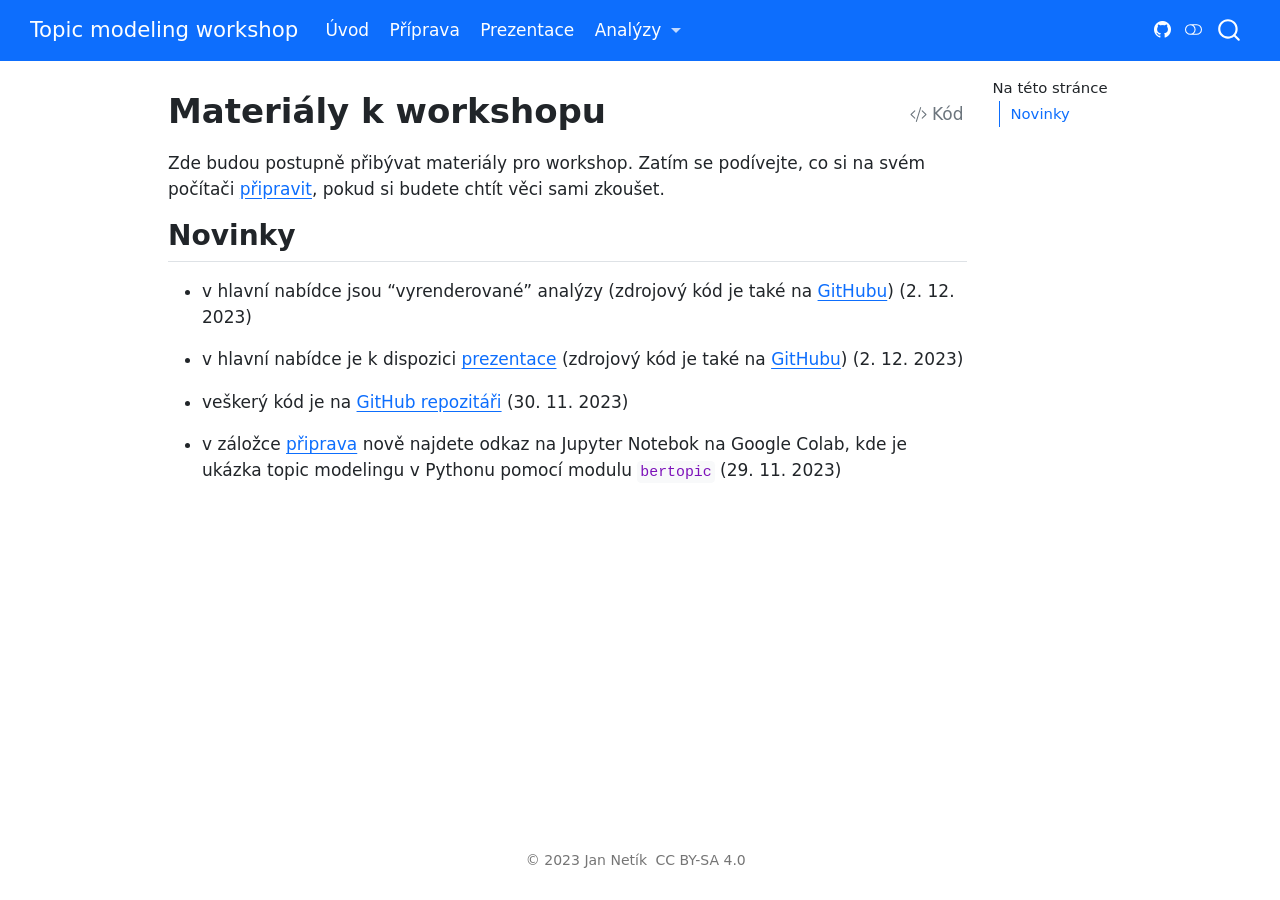
<file: index.html>
<!DOCTYPE html>
<html xmlns="http://www.w3.org/1999/xhtml" lang="cs-CZ" xml:lang="cs-CZ"><head>

<meta charset="utf-8">
<meta name="generator" content="quarto-1.4.514">

<meta name="viewport" content="width=device-width, initial-scale=1.0, user-scalable=yes">


<title>Topic modeling workshop - Materiály k workshopu</title>
<style>
code{white-space: pre-wrap;}
span.smallcaps{font-variant: small-caps;}
div.columns{display: flex; gap: min(4vw, 1.5em);}
div.column{flex: auto; overflow-x: auto;}
div.hanging-indent{margin-left: 1.5em; text-indent: -1.5em;}
ul.task-list{list-style: none;}
ul.task-list li input[type="checkbox"] {
  width: 0.8em;
  margin: 0 0.8em 0.2em -1em; /* quarto-specific, see https://github.com/quarto-dev/quarto-cli/issues/4556 */ 
  vertical-align: middle;
}
/* CSS for syntax highlighting */
pre > code.sourceCode { white-space: pre; position: relative; }
pre > code.sourceCode > span { line-height: 1.25; }
pre > code.sourceCode > span:empty { height: 1.2em; }
.sourceCode { overflow: visible; }
code.sourceCode > span { color: inherit; text-decoration: inherit; }
div.sourceCode { margin: 1em 0; }
pre.sourceCode { margin: 0; }
@media screen {
div.sourceCode { overflow: auto; }
}
@media print {
pre > code.sourceCode { white-space: pre-wrap; }
pre > code.sourceCode > span { text-indent: -5em; padding-left: 5em; }
}
pre.numberSource code
  { counter-reset: source-line 0; }
pre.numberSource code > span
  { position: relative; left: -4em; counter-increment: source-line; }
pre.numberSource code > span > a:first-child::before
  { content: counter(source-line);
    position: relative; left: -1em; text-align: right; vertical-align: baseline;
    border: none; display: inline-block;
    -webkit-touch-callout: none; -webkit-user-select: none;
    -khtml-user-select: none; -moz-user-select: none;
    -ms-user-select: none; user-select: none;
    padding: 0 4px; width: 4em;
  }
pre.numberSource { margin-left: 3em;  padding-left: 4px; }
div.sourceCode
  {   }
@media screen {
pre > code.sourceCode > span > a:first-child::before { text-decoration: underline; }
}
</style>


<script src="site_libs/quarto-nav/quarto-nav.js"></script>
<script src="site_libs/quarto-nav/headroom.min.js"></script>
<script src="site_libs/clipboard/clipboard.min.js"></script>
<script src="site_libs/quarto-search/autocomplete.umd.js"></script>
<script src="site_libs/quarto-search/fuse.min.js"></script>
<script src="site_libs/quarto-search/quarto-search.js"></script>
<meta name="quarto:offset" content="./">
<script src="site_libs/quarto-html/quarto.js"></script>
<script src="site_libs/quarto-html/popper.min.js"></script>
<script src="site_libs/quarto-html/tippy.umd.min.js"></script>
<script src="site_libs/quarto-html/anchor.min.js"></script>
<link href="site_libs/quarto-html/tippy.css" rel="stylesheet">
<link href="site_libs/quarto-html/quarto-syntax-highlighting.css" rel="stylesheet" class="quarto-color-scheme" id="quarto-text-highlighting-styles">
<link href="site_libs/quarto-html/quarto-syntax-highlighting-dark.css" rel="prefetch" class="quarto-color-scheme quarto-color-alternate" id="quarto-text-highlighting-styles">
<script src="site_libs/bootstrap/bootstrap.min.js"></script>
<link href="site_libs/bootstrap/bootstrap-icons.css" rel="stylesheet">
<link href="site_libs/bootstrap/bootstrap.min.css" rel="stylesheet" class="quarto-color-scheme" id="quarto-bootstrap" data-mode="light">
<link href="site_libs/bootstrap/bootstrap-dark.min.css" rel="prefetch" class="quarto-color-scheme quarto-color-alternate" id="quarto-bootstrap" data-mode="dark">
<script id="quarto-search-options" type="application/json">{
  "location": "navbar",
  "copy-button": false,
  "collapse-after": 3,
  "panel-placement": "end",
  "type": "overlay",
  "limit": 50,
  "keyboard-shortcut": [
    "f",
    "/",
    "s"
  ],
  "show-item-context": false,
  "language": {
    "search-no-results-text": "Žádný výsledek",
    "search-matching-documents-text": "Nalezené výsledky",
    "search-copy-link-title": "Zkopírovat odkaz pro vyhledávání",
    "search-hide-matches-text": "Skrýt další výsledky",
    "search-more-match-text": "další výsledek v tomto dokumentu",
    "search-more-matches-text": "dalších výsledků v tomto dokumentu",
    "search-clear-button-title": "Vymazat",
    "search-detached-cancel-button-title": "Zrušit",
    "search-submit-button-title": "Odeslat",
    "search-label": "Hledat"
  }
}</script>


<meta property="og:title" content="Topic modeling workshop - Materiály k workshopu">
<meta property="og:description" content="">
<meta property="og:site_name" content="Topic modeling workshop">
<meta name="twitter:title" content="Topic modeling workshop - Materiály k workshopu">
<meta name="twitter:description" content="">
<meta name="twitter:site" content="@netikja">
<meta name="twitter:card" content="summary">
</head>

<body class="nav-fixed">

<div id="quarto-search-results"></div>
  <header id="quarto-header" class="headroom fixed-top">
    <nav class="navbar navbar-expand-lg " data-bs-theme="dark">
      <div class="navbar-container container-fluid">
      <div class="navbar-brand-container mx-auto">
    <a class="navbar-brand" href="./index.html">
    <span class="navbar-title">Topic modeling workshop</span>
    </a>
  </div>
            <div id="quarto-search" class="" title="Hledat"></div>
          <button class="navbar-toggler" type="button" data-bs-toggle="collapse" data-bs-target="#navbarCollapse" aria-controls="navbarCollapse" aria-expanded="false" aria-label="Přepnout navigaci" onclick="if (window.quartoToggleHeadroom) { window.quartoToggleHeadroom(); }">
  <span class="navbar-toggler-icon"></span>
</button>
          <div class="collapse navbar-collapse" id="navbarCollapse">
            <ul class="navbar-nav navbar-nav-scroll me-auto">
  <li class="nav-item">
    <a class="nav-link active" href="./index.html" aria-current="page"> 
<span class="menu-text">Úvod</span></a>
  </li>  
  <li class="nav-item">
    <a class="nav-link" href="./setup.html"> 
<span class="menu-text">Příprava</span></a>
  </li>  
  <li class="nav-item">
    <a class="nav-link" href="./prezi/"> 
<span class="menu-text">Prezentace</span></a>
  </li>  
  <li class="nav-item dropdown ">
    <a class="nav-link dropdown-toggle" href="#" id="nav-menu-analýzy" role="button" data-bs-toggle="dropdown" aria-expanded="false">
 <span class="menu-text">Analýzy</span>
    </a>
    <ul class="dropdown-menu" aria-labelledby="nav-menu-analýzy">    
        <li>
    <a class="dropdown-item" href="./analyses/lda.html">
 <span class="dropdown-text">Tradiční postup s LDA</span></a>
  </li>  
        <li>
    <a class="dropdown-item" href="./analyses/ukazka_bertopic_py.html">
 <span class="dropdown-text">Ukázka práce s BERTopic v Pythonu</span></a>
  </li>  
        <li>
    <a class="dropdown-item" href="./analyses/ukazka_bertopic_r.html">
 <span class="dropdown-text">Ukázka práce s BERTopic v R</span></a>
  </li>  
    </ul>
  </li>
</ul>
          </div> <!-- /navcollapse -->
          <div class="quarto-navbar-tools">
    <a href="https://github.com/netique/tmws/" title="" class="quarto-navigation-tool px-1" aria-label=""><i class="bi bi-github"></i></a>
  <a href="" class="quarto-color-scheme-toggle quarto-navigation-tool  px-1" onclick="window.quartoToggleColorScheme(); return false;" title="Přepnout tmavý režim"><i class="bi"></i></a>
</div>
      </div> <!-- /container-fluid -->
    </nav>
</header>
<!-- content -->
<div id="quarto-content" class="quarto-container page-columns page-rows-contents page-layout-article page-navbar">
<!-- sidebar -->
<!-- margin-sidebar -->
    <div id="quarto-margin-sidebar" class="sidebar margin-sidebar">
        <nav id="TOC" role="doc-toc" class="toc-active">
    <h2 id="toc-title">Na této stránce</h2>
   
  <ul>
  <li><a href="#novinky" id="toc-novinky" class="nav-link active" data-scroll-target="#novinky">Novinky</a></li>
  </ul>
</nav>
    </div>
<!-- main -->
<main class="content" id="quarto-document-content">

<header id="title-block-header" class="quarto-title-block default">
<div class="quarto-title">
<div class="quarto-title-block"><div><h1 class="title">Materiály k workshopu</h1><button type="button" class="btn code-tools-button" id="quarto-code-tools-source"><i class="bi"></i> Kód</button></div></div>
</div>



<div class="quarto-title-meta">

    
  
    
  </div>
  


</header>


<p>Zde budou postupně přibývat materiály pro workshop. Zatím se podívejte, co si na svém počítači <a href="./setup.html">připravit</a>, pokud si budete chtít věci sami zkoušet.</p>
<section id="novinky" class="level2">
<h2 class="anchored" data-anchor-id="novinky">Novinky</h2>
<ul>
<li><p>v hlavní nabídce jsou “vyrenderované” analýzy (zdrojový kód je také na <a href="https://github.com/netique/tmws/">GitHubu</a>) (2. 12. 2023)</p></li>
<li><p>v hlavní nabídce je k dispozici <a href="prezi/">prezentace</a> (zdrojový kód je také na <a href="https://github.com/netique/tmws/">GitHubu</a>) (2. 12. 2023)</p></li>
<li><p>veškerý kód je na <a href="https://github.com/netique/tmws/">GitHub repozitáři</a> (30. 11. 2023)</p></li>
<li><p>v záložce <a href="./setup.html">připrava</a> nově najdete odkaz na Jupyter Notebok na Google Colab, kde je ukázka topic modelingu v Pythonu pomocí modulu <code>bertopic</code> (29. 11. 2023)</p></li>
</ul>


<!-- -->

</section>

</main> <!-- /main -->
<script id="quarto-html-after-body" type="application/javascript">
window.document.addEventListener("DOMContentLoaded", function (event) {
  const toggleBodyColorMode = (bsSheetEl) => {
    const mode = bsSheetEl.getAttribute("data-mode");
    const bodyEl = window.document.querySelector("body");
    if (mode === "dark") {
      bodyEl.classList.add("quarto-dark");
      bodyEl.classList.remove("quarto-light");
    } else {
      bodyEl.classList.add("quarto-light");
      bodyEl.classList.remove("quarto-dark");
    }
  }
  const toggleBodyColorPrimary = () => {
    const bsSheetEl = window.document.querySelector("link#quarto-bootstrap");
    if (bsSheetEl) {
      toggleBodyColorMode(bsSheetEl);
    }
  }
  toggleBodyColorPrimary();  
  const disableStylesheet = (stylesheets) => {
    for (let i=0; i < stylesheets.length; i++) {
      const stylesheet = stylesheets[i];
      stylesheet.rel = 'prefetch';
    }
  }
  const enableStylesheet = (stylesheets) => {
    for (let i=0; i < stylesheets.length; i++) {
      const stylesheet = stylesheets[i];
      stylesheet.rel = 'stylesheet';
    }
  }
  const manageTransitions = (selector, allowTransitions) => {
    const els = window.document.querySelectorAll(selector);
    for (let i=0; i < els.length; i++) {
      const el = els[i];
      if (allowTransitions) {
        el.classList.remove('notransition');
      } else {
        el.classList.add('notransition');
      }
    }
  }
  const toggleGiscusIfUsed = (isAlternate, darkModeDefault) => {
    const baseTheme = document.querySelector('#giscus-base-theme')?.value ?? 'light';
    const alternateTheme = document.querySelector('#giscus-alt-theme')?.value ?? 'dark';
    let newTheme = '';
    if(darkModeDefault) {
      newTheme = isAlternate ? baseTheme : alternateTheme;
    } else {
      newTheme = isAlternate ? alternateTheme : baseTheme;
    }
    const changeGiscusTheme = () => {
      // From: https://github.com/giscus/giscus/issues/336
      const sendMessage = (message) => {
        const iframe = document.querySelector('iframe.giscus-frame');
        if (!iframe) return;
        iframe.contentWindow.postMessage({ giscus: message }, 'https://giscus.app');
      }
      sendMessage({
        setConfig: {
          theme: newTheme
        }
      });
    }
    const isGiscussLoaded = window.document.querySelector('iframe.giscus-frame') !== null;
    if (isGiscussLoaded) {
      changeGiscusTheme();
    }
  }
  const toggleColorMode = (alternate) => {
    // Switch the stylesheets
    const alternateStylesheets = window.document.querySelectorAll('link.quarto-color-scheme.quarto-color-alternate');
    manageTransitions('#quarto-margin-sidebar .nav-link', false);
    if (alternate) {
      enableStylesheet(alternateStylesheets);
      for (const sheetNode of alternateStylesheets) {
        if (sheetNode.id === "quarto-bootstrap") {
          toggleBodyColorMode(sheetNode);
        }
      }
    } else {
      disableStylesheet(alternateStylesheets);
      toggleBodyColorPrimary();
    }
    manageTransitions('#quarto-margin-sidebar .nav-link', true);
    // Switch the toggles
    const toggles = window.document.querySelectorAll('.quarto-color-scheme-toggle');
    for (let i=0; i < toggles.length; i++) {
      const toggle = toggles[i];
      if (toggle) {
        if (alternate) {
          toggle.classList.add("alternate");     
        } else {
          toggle.classList.remove("alternate");
        }
      }
    }
    // Hack to workaround the fact that safari doesn't
    // properly recolor the scrollbar when toggling (#1455)
    if (navigator.userAgent.indexOf('Safari') > 0 && navigator.userAgent.indexOf('Chrome') == -1) {
      manageTransitions("body", false);
      window.scrollTo(0, 1);
      setTimeout(() => {
        window.scrollTo(0, 0);
        manageTransitions("body", true);
      }, 40);  
    }
  }
  const isFileUrl = () => { 
    return window.location.protocol === 'file:';
  }
  const hasAlternateSentinel = () => {  
    let styleSentinel = getColorSchemeSentinel();
    if (styleSentinel !== null) {
      return styleSentinel === "alternate";
    } else {
      return false;
    }
  }
  const setStyleSentinel = (alternate) => {
    const value = alternate ? "alternate" : "default";
    if (!isFileUrl()) {
      window.localStorage.setItem("quarto-color-scheme", value);
    } else {
      localAlternateSentinel = value;
    }
  }
  const getColorSchemeSentinel = () => {
    if (!isFileUrl()) {
      const storageValue = window.localStorage.getItem("quarto-color-scheme");
      return storageValue != null ? storageValue : localAlternateSentinel;
    } else {
      return localAlternateSentinel;
    }
  }
  const darkModeDefault = false;
  let localAlternateSentinel = darkModeDefault ? 'alternate' : 'default';
  // Dark / light mode switch
  window.quartoToggleColorScheme = () => {
    // Read the current dark / light value 
    let toAlternate = !hasAlternateSentinel();
    toggleColorMode(toAlternate);
    setStyleSentinel(toAlternate);
    toggleGiscusIfUsed(toAlternate, darkModeDefault);
  };
  // Ensure there is a toggle, if there isn't float one in the top right
  if (window.document.querySelector('.quarto-color-scheme-toggle') === null) {
    const a = window.document.createElement('a');
    a.classList.add('top-right');
    a.classList.add('quarto-color-scheme-toggle');
    a.href = "";
    a.onclick = function() { try { window.quartoToggleColorScheme(); } catch {} return false; };
    const i = window.document.createElement("i");
    i.classList.add('bi');
    a.appendChild(i);
    window.document.body.appendChild(a);
  }
  // Switch to dark mode if need be
  if (hasAlternateSentinel()) {
    toggleColorMode(true);
  } else {
    toggleColorMode(false);
  }
  const icon = "";
  const anchorJS = new window.AnchorJS();
  anchorJS.options = {
    placement: 'right',
    icon: icon
  };
  anchorJS.add('.anchored');
  const isCodeAnnotation = (el) => {
    for (const clz of el.classList) {
      if (clz.startsWith('code-annotation-')) {                     
        return true;
      }
    }
    return false;
  }
  const clipboard = new window.ClipboardJS('.code-copy-button', {
    text: function(trigger) {
      const codeEl = trigger.previousElementSibling.cloneNode(true);
      for (const childEl of codeEl.children) {
        if (isCodeAnnotation(childEl)) {
          childEl.remove();
        }
      }
      return codeEl.innerText;
    }
  });
  clipboard.on('success', function(e) {
    // button target
    const button = e.trigger;
    // don't keep focus
    button.blur();
    // flash "checked"
    button.classList.add('code-copy-button-checked');
    var currentTitle = button.getAttribute("title");
    button.setAttribute("title", "Zkopírováno!");
    let tooltip;
    if (window.bootstrap) {
      button.setAttribute("data-bs-toggle", "tooltip");
      button.setAttribute("data-bs-placement", "left");
      button.setAttribute("data-bs-title", "Zkopírováno!");
      tooltip = new bootstrap.Tooltip(button, 
        { trigger: "manual", 
          customClass: "code-copy-button-tooltip",
          offset: [0, -8]});
      tooltip.show();    
    }
    setTimeout(function() {
      if (tooltip) {
        tooltip.hide();
        button.removeAttribute("data-bs-title");
        button.removeAttribute("data-bs-toggle");
        button.removeAttribute("data-bs-placement");
      }
      button.setAttribute("title", currentTitle);
      button.classList.remove('code-copy-button-checked');
    }, 1000);
    // clear code selection
    e.clearSelection();
  });
  const viewSource = window.document.getElementById('quarto-view-source') ||
                     window.document.getElementById('quarto-code-tools-source');
  if (viewSource) {
    const sourceUrl = viewSource.getAttribute("data-quarto-source-url");
    viewSource.addEventListener("click", function(e) {
      if (sourceUrl) {
        // rstudio viewer pane
        if (/\bcapabilities=\b/.test(window.location)) {
          window.open(sourceUrl);
        } else {
          window.location.href = sourceUrl;
        }
      } else {
        const modal = new bootstrap.Modal(document.getElementById('quarto-embedded-source-code-modal'));
        modal.show();
      }
      return false;
    });
  }
  function toggleCodeHandler(show) {
    return function(e) {
      const detailsSrc = window.document.querySelectorAll(".cell > details > .sourceCode");
      for (let i=0; i<detailsSrc.length; i++) {
        const details = detailsSrc[i].parentElement;
        if (show) {
          details.open = true;
        } else {
          details.removeAttribute("open");
        }
      }
      const cellCodeDivs = window.document.querySelectorAll(".cell > .sourceCode");
      const fromCls = show ? "hidden" : "unhidden";
      const toCls = show ? "unhidden" : "hidden";
      for (let i=0; i<cellCodeDivs.length; i++) {
        const codeDiv = cellCodeDivs[i];
        if (codeDiv.classList.contains(fromCls)) {
          codeDiv.classList.remove(fromCls);
          codeDiv.classList.add(toCls);
        } 
      }
      return false;
    }
  }
  const hideAllCode = window.document.getElementById("quarto-hide-all-code");
  if (hideAllCode) {
    hideAllCode.addEventListener("click", toggleCodeHandler(false));
  }
  const showAllCode = window.document.getElementById("quarto-show-all-code");
  if (showAllCode) {
    showAllCode.addEventListener("click", toggleCodeHandler(true));
  }
    var localhostRegex = new RegExp(/^(?:http|https):\/\/localhost\:?[0-9]*\//);
    var mailtoRegex = new RegExp(/^mailto:/);
      var filterRegex = new RegExp("https:\/\/netique\.github\.io\/tmws\/");
    var isInternal = (href) => {
        return filterRegex.test(href) || localhostRegex.test(href) || mailtoRegex.test(href);
    }
    // Inspect non-navigation links and adorn them if external
 	var links = window.document.querySelectorAll('a[href]:not(.nav-link):not(.navbar-brand):not(.toc-action):not(.sidebar-link):not(.sidebar-item-toggle):not(.pagination-link):not(.no-external):not([aria-hidden]):not(.dropdown-item):not(.quarto-navigation-tool)');
    for (var i=0; i<links.length; i++) {
      const link = links[i];
      if (!isInternal(link.href)) {
          // target, if specified
          link.setAttribute("target", "_blank");
          if (link.getAttribute("rel") === null) {
            link.setAttribute("rel", "noopener");
          }
      }
    }
  function tippyHover(el, contentFn, onTriggerFn, onUntriggerFn) {
    const config = {
      allowHTML: true,
      maxWidth: 500,
      delay: 100,
      arrow: false,
      appendTo: function(el) {
          return el.parentElement;
      },
      interactive: true,
      interactiveBorder: 10,
      theme: 'quarto',
      placement: 'bottom-start',
    };
    if (contentFn) {
      config.content = contentFn;
    }
    if (onTriggerFn) {
      config.onTrigger = onTriggerFn;
    }
    if (onUntriggerFn) {
      config.onUntrigger = onUntriggerFn;
    }
    window.tippy(el, config); 
  }
  const noterefs = window.document.querySelectorAll('a[role="doc-noteref"]');
  for (var i=0; i<noterefs.length; i++) {
    const ref = noterefs[i];
    tippyHover(ref, function() {
      // use id or data attribute instead here
      let href = ref.getAttribute('data-footnote-href') || ref.getAttribute('href');
      try { href = new URL(href).hash; } catch {}
      const id = href.replace(/^#\/?/, "");
      const note = window.document.getElementById(id);
      return note.innerHTML;
    });
  }
  const xrefs = window.document.querySelectorAll('a.quarto-xref');
  const processXRef = (id, note) => {
    // Strip column container classes
    const stripColumnClz = (el) => {
      el.classList.remove("page-full", "page-columns");
      if (el.children) {
        for (const child of el.children) {
          stripColumnClz(child);
        }
      }
    }
    stripColumnClz(note)
    const typesetMath = (el) => {
      if (window.MathJax) {
        // MathJax Typeset
        window.MathJax.typeset([el]);
      } else if (window.katex) {
        // KaTeX Render
        var mathElements = el.getElementsByClassName("math");
        var macros = [];
        for (var i = 0; i < mathElements.length; i++) {
          var texText = mathElements[i].firstChild;
          if (mathElements[i].tagName == "SPAN") {
            window.katex.render(texText.data, mathElements[i], {
              displayMode: mathElements[i].classList.contains('display'),
              throwOnError: false,
              macros: macros,
              fleqn: false
            });
          }
        }
      }
    }
    if (id === null || id.startsWith('sec-')) {
      // Special case sections, only their first couple elements
      const container = document.createElement("div");
      if (note.children && note.children.length > 2) {
        container.appendChild(note.children[0].cloneNode(true));
        for (let i = 1; i < note.children.length; i++) {
          const child = note.children[i];
          if (child.tagName === "P" && child.innerText === "") {
            continue;
          } else {
            container.appendChild(child.cloneNode(true));
            break;
          }
        }
        typesetMath(container);
        return container.innerHTML
      } else {
        typesetMath(note);
        return note.innerHTML;
      }
    } else {
      // Remove any anchor links if they are present
      const anchorLink = note.querySelector('a.anchorjs-link');
      if (anchorLink) {
        anchorLink.remove();
      }
      typesetMath(note);
      return note.innerHTML;
    }
  }
  for (var i=0; i<xrefs.length; i++) {
    const xref = xrefs[i];
    tippyHover(xref, undefined, function(instance) {
      instance.disable();
      let url = xref.getAttribute('href');
      let hash = undefined; 
      if (url.startsWith('#')) {
        hash = url;
      } else {
        try { hash = new URL(url).hash; } catch {}
      }
      if (hash) {
        const id = hash.replace(/^#\/?/, "");
        const note = window.document.getElementById(id);
        if (note !== null) {
          try {
            const html = processXRef(id, note.cloneNode(true));
            instance.setContent(html);
          } finally {
            instance.enable();
            instance.show();
          }
        } else {
          // See if we can fetch this
          fetch(url.split('#')[0])
          .then(res => res.text())
          .then(html => {
            const parser = new DOMParser();
            const htmlDoc = parser.parseFromString(html, "text/html");
            const note = htmlDoc.getElementById(id);
            if (note !== null) {
              const html = processXRef(id, note);
              instance.setContent(html);
            } 
          }).finally(() => {
            instance.enable();
            instance.show();
          });
        }
      } else {
        // See if we can fetch a full url (with no hash to target)
        // This is a special case and we should probably do some content thinning / targeting
        fetch(url)
        .then(res => res.text())
        .then(html => {
          const parser = new DOMParser();
          const htmlDoc = parser.parseFromString(html, "text/html");
          const note = htmlDoc.querySelector('main.content');
          if (note !== null) {
            // This should only happen for chapter cross references
            // (since there is no id in the URL)
            // remove the first header
            if (note.children.length > 0 && note.children[0].tagName === "HEADER") {
              note.children[0].remove();
            }
            const html = processXRef(null, note);
            instance.setContent(html);
          } 
        }).finally(() => {
          instance.enable();
          instance.show();
        });
      }
    }, function(instance) {
    });
  }
      let selectedAnnoteEl;
      const selectorForAnnotation = ( cell, annotation) => {
        let cellAttr = 'data-code-cell="' + cell + '"';
        let lineAttr = 'data-code-annotation="' +  annotation + '"';
        const selector = 'span[' + cellAttr + '][' + lineAttr + ']';
        return selector;
      }
      const selectCodeLines = (annoteEl) => {
        const doc = window.document;
        const targetCell = annoteEl.getAttribute("data-target-cell");
        const targetAnnotation = annoteEl.getAttribute("data-target-annotation");
        const annoteSpan = window.document.querySelector(selectorForAnnotation(targetCell, targetAnnotation));
        const lines = annoteSpan.getAttribute("data-code-lines").split(",");
        const lineIds = lines.map((line) => {
          return targetCell + "-" + line;
        })
        let top = null;
        let height = null;
        let parent = null;
        if (lineIds.length > 0) {
            //compute the position of the single el (top and bottom and make a div)
            const el = window.document.getElementById(lineIds[0]);
            top = el.offsetTop;
            height = el.offsetHeight;
            parent = el.parentElement.parentElement;
          if (lineIds.length > 1) {
            const lastEl = window.document.getElementById(lineIds[lineIds.length - 1]);
            const bottom = lastEl.offsetTop + lastEl.offsetHeight;
            height = bottom - top;
          }
          if (top !== null && height !== null && parent !== null) {
            // cook up a div (if necessary) and position it 
            let div = window.document.getElementById("code-annotation-line-highlight");
            if (div === null) {
              div = window.document.createElement("div");
              div.setAttribute("id", "code-annotation-line-highlight");
              div.style.position = 'absolute';
              parent.appendChild(div);
            }
            div.style.top = top - 2 + "px";
            div.style.height = height + 4 + "px";
            div.style.left = 0;
            let gutterDiv = window.document.getElementById("code-annotation-line-highlight-gutter");
            if (gutterDiv === null) {
              gutterDiv = window.document.createElement("div");
              gutterDiv.setAttribute("id", "code-annotation-line-highlight-gutter");
              gutterDiv.style.position = 'absolute';
              const codeCell = window.document.getElementById(targetCell);
              const gutter = codeCell.querySelector('.code-annotation-gutter');
              gutter.appendChild(gutterDiv);
            }
            gutterDiv.style.top = top - 2 + "px";
            gutterDiv.style.height = height + 4 + "px";
          }
          selectedAnnoteEl = annoteEl;
        }
      };
      const unselectCodeLines = () => {
        const elementsIds = ["code-annotation-line-highlight", "code-annotation-line-highlight-gutter"];
        elementsIds.forEach((elId) => {
          const div = window.document.getElementById(elId);
          if (div) {
            div.remove();
          }
        });
        selectedAnnoteEl = undefined;
      };
        // Handle positioning of the toggle
    window.addEventListener(
      "resize",
      throttle(() => {
        elRect = undefined;
        if (selectedAnnoteEl) {
          selectCodeLines(selectedAnnoteEl);
        }
      }, 10)
    );
    function throttle(fn, ms) {
    let throttle = false;
    let timer;
      return (...args) => {
        if(!throttle) { // first call gets through
            fn.apply(this, args);
            throttle = true;
        } else { // all the others get throttled
            if(timer) clearTimeout(timer); // cancel #2
            timer = setTimeout(() => {
              fn.apply(this, args);
              timer = throttle = false;
            }, ms);
        }
      };
    }
      // Attach click handler to the DT
      const annoteDls = window.document.querySelectorAll('dt[data-target-cell]');
      for (const annoteDlNode of annoteDls) {
        annoteDlNode.addEventListener('click', (event) => {
          const clickedEl = event.target;
          if (clickedEl !== selectedAnnoteEl) {
            unselectCodeLines();
            const activeEl = window.document.querySelector('dt[data-target-cell].code-annotation-active');
            if (activeEl) {
              activeEl.classList.remove('code-annotation-active');
            }
            selectCodeLines(clickedEl);
            clickedEl.classList.add('code-annotation-active');
          } else {
            // Unselect the line
            unselectCodeLines();
            clickedEl.classList.remove('code-annotation-active');
          }
        });
      }
  const findCites = (el) => {
    const parentEl = el.parentElement;
    if (parentEl) {
      const cites = parentEl.dataset.cites;
      if (cites) {
        return {
          el,
          cites: cites.split(' ')
        };
      } else {
        return findCites(el.parentElement)
      }
    } else {
      return undefined;
    }
  };
  var bibliorefs = window.document.querySelectorAll('a[role="doc-biblioref"]');
  for (var i=0; i<bibliorefs.length; i++) {
    const ref = bibliorefs[i];
    const citeInfo = findCites(ref);
    if (citeInfo) {
      tippyHover(citeInfo.el, function() {
        var popup = window.document.createElement('div');
        citeInfo.cites.forEach(function(cite) {
          var citeDiv = window.document.createElement('div');
          citeDiv.classList.add('hanging-indent');
          citeDiv.classList.add('csl-entry');
          var biblioDiv = window.document.getElementById('ref-' + cite);
          if (biblioDiv) {
            citeDiv.innerHTML = biblioDiv.innerHTML;
          }
          popup.appendChild(citeDiv);
        });
        return popup.innerHTML;
      });
    }
  }
});
</script><div class="modal fade" id="quarto-embedded-source-code-modal" tabindex="-1" aria-labelledby="quarto-embedded-source-code-modal-label" aria-hidden="true"><div class="modal-dialog modal-dialog-scrollable"><div class="modal-content"><div class="modal-header"><h5 class="modal-title" id="quarto-embedded-source-code-modal-label">Zdrojový kód</h5><button class="btn-close" data-bs-dismiss="modal"></button></div><div class="modal-body"><div class="">
<div class="sourceCode" id="cb1" data-shortcodes="false"><pre class="sourceCode markdown code-with-copy"><code class="sourceCode markdown"><span id="cb1-1"><a href="#cb1-1" aria-hidden="true" tabindex="-1"></a><span class="co">---</span></span>
<span id="cb1-2"><a href="#cb1-2" aria-hidden="true" tabindex="-1"></a><span class="an">title:</span><span class="co"> "Materiály k workshopu"</span></span>
<span id="cb1-3"><a href="#cb1-3" aria-hidden="true" tabindex="-1"></a><span class="an">comments:</span><span class="co"> false</span></span>
<span id="cb1-4"><a href="#cb1-4" aria-hidden="true" tabindex="-1"></a><span class="an">repo-actions:</span><span class="co"> false</span></span>
<span id="cb1-5"><a href="#cb1-5" aria-hidden="true" tabindex="-1"></a><span class="co">---</span></span>
<span id="cb1-6"><a href="#cb1-6" aria-hidden="true" tabindex="-1"></a></span>
<span id="cb1-7"><a href="#cb1-7" aria-hidden="true" tabindex="-1"></a>Zde budou postupně přibývat materiály pro workshop. Zatím se podívejte, co si na svém počítači <span class="co">[</span><span class="ot">připravit</span><span class="co">](setup.qmd)</span>, pokud si budete chtít věci sami zkoušet.</span>
<span id="cb1-8"><a href="#cb1-8" aria-hidden="true" tabindex="-1"></a></span>
<span id="cb1-9"><a href="#cb1-9" aria-hidden="true" tabindex="-1"></a><span class="fu">## Novinky</span></span>
<span id="cb1-10"><a href="#cb1-10" aria-hidden="true" tabindex="-1"></a></span>
<span id="cb1-11"><a href="#cb1-11" aria-hidden="true" tabindex="-1"></a><span class="ss">-   </span>v hlavní nabídce jsou "vyrenderované" analýzy (zdrojový kód je také na <span class="co">[</span><span class="ot">GitHubu</span><span class="co">](https://github.com/netique/tmws/)</span>) (2. 12. 2023)</span>
<span id="cb1-12"><a href="#cb1-12" aria-hidden="true" tabindex="-1"></a></span>
<span id="cb1-13"><a href="#cb1-13" aria-hidden="true" tabindex="-1"></a><span class="ss">-   </span>v hlavní nabídce je k dispozici <span class="co">[</span><span class="ot">prezentace</span><span class="co">](prezi/)</span> (zdrojový kód je také na <span class="co">[</span><span class="ot">GitHubu</span><span class="co">](https://github.com/netique/tmws/)</span>) (2. 12. 2023)</span>
<span id="cb1-14"><a href="#cb1-14" aria-hidden="true" tabindex="-1"></a></span>
<span id="cb1-15"><a href="#cb1-15" aria-hidden="true" tabindex="-1"></a><span class="ss">-   </span>veškerý kód je na <span class="co">[</span><span class="ot">GitHub repozitáři</span><span class="co">](https://github.com/netique/tmws/)</span> (30. 11. 2023)</span>
<span id="cb1-16"><a href="#cb1-16" aria-hidden="true" tabindex="-1"></a></span>
<span id="cb1-17"><a href="#cb1-17" aria-hidden="true" tabindex="-1"></a><span class="ss">-   </span>v záložce <span class="co">[</span><span class="ot">připrava</span><span class="co">](setup.qmd)</span> nově najdete odkaz na Jupyter Notebok na Google Colab, kde je ukázka topic modelingu v Pythonu pomocí modulu <span class="in">`bertopic`</span> (29. 11. 2023)</span></code><button title="Zkopírovat do schránky" class="code-copy-button"><i class="bi"></i></button></pre></div>
</div></div></div></div></div>
</div> <!-- /content -->
<footer class="footer">
  <div class="nav-footer">
    <div class="nav-footer-left">
      &nbsp;
    </div>   
    <div class="nav-footer-center">
      <ul class="footer-items list-unstyled">
    <li class="nav-item">
 © 2023 Jan Netík
  </li>  
    <li class="nav-item">
    <a class="nav-link" href="https://creativecommons.org/licenses/by-sa/4.0/" target="blank">
<p>CC BY-SA 4.0</p>
</a>
  </li>  
</ul>
    </div>
    <div class="nav-footer-right">
      &nbsp;
    </div>
  </div>
</footer>




</body></html>
</file>
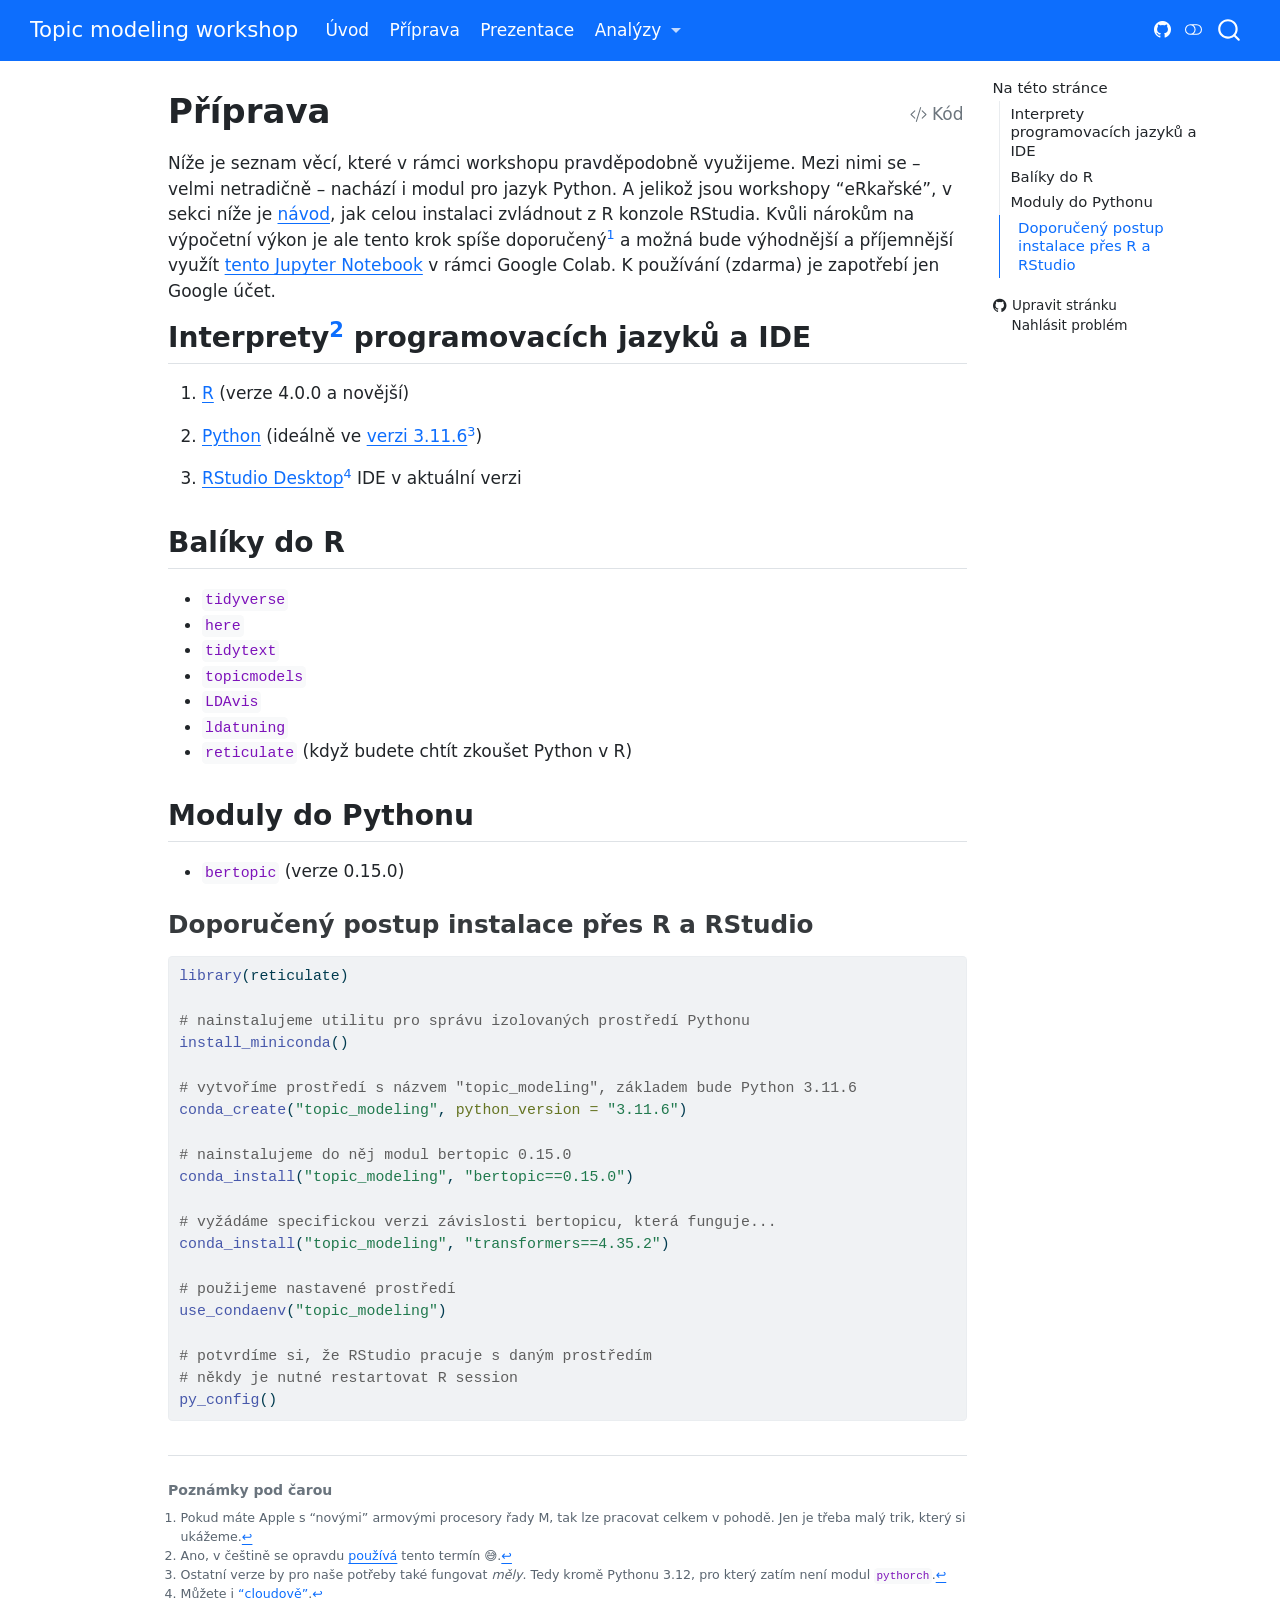
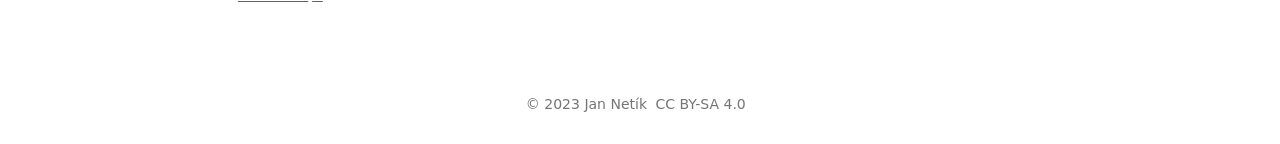
<file: setup.html>
<!DOCTYPE html>
<html xmlns="http://www.w3.org/1999/xhtml" lang="cs-CZ" xml:lang="cs-CZ"><head>

<meta charset="utf-8">
<meta name="generator" content="quarto-1.4.514">

<meta name="viewport" content="width=device-width, initial-scale=1.0, user-scalable=yes">


<title>Topic modeling workshop - Příprava</title>
<style>
code{white-space: pre-wrap;}
span.smallcaps{font-variant: small-caps;}
div.columns{display: flex; gap: min(4vw, 1.5em);}
div.column{flex: auto; overflow-x: auto;}
div.hanging-indent{margin-left: 1.5em; text-indent: -1.5em;}
ul.task-list{list-style: none;}
ul.task-list li input[type="checkbox"] {
  width: 0.8em;
  margin: 0 0.8em 0.2em -1em; /* quarto-specific, see https://github.com/quarto-dev/quarto-cli/issues/4556 */ 
  vertical-align: middle;
}
/* CSS for syntax highlighting */
pre > code.sourceCode { white-space: pre; position: relative; }
pre > code.sourceCode > span { line-height: 1.25; }
pre > code.sourceCode > span:empty { height: 1.2em; }
.sourceCode { overflow: visible; }
code.sourceCode > span { color: inherit; text-decoration: inherit; }
div.sourceCode { margin: 1em 0; }
pre.sourceCode { margin: 0; }
@media screen {
div.sourceCode { overflow: auto; }
}
@media print {
pre > code.sourceCode { white-space: pre-wrap; }
pre > code.sourceCode > span { text-indent: -5em; padding-left: 5em; }
}
pre.numberSource code
  { counter-reset: source-line 0; }
pre.numberSource code > span
  { position: relative; left: -4em; counter-increment: source-line; }
pre.numberSource code > span > a:first-child::before
  { content: counter(source-line);
    position: relative; left: -1em; text-align: right; vertical-align: baseline;
    border: none; display: inline-block;
    -webkit-touch-callout: none; -webkit-user-select: none;
    -khtml-user-select: none; -moz-user-select: none;
    -ms-user-select: none; user-select: none;
    padding: 0 4px; width: 4em;
  }
pre.numberSource { margin-left: 3em;  padding-left: 4px; }
div.sourceCode
  {   }
@media screen {
pre > code.sourceCode > span > a:first-child::before { text-decoration: underline; }
}
</style>


<script src="site_libs/quarto-nav/quarto-nav.js"></script>
<script src="site_libs/quarto-nav/headroom.min.js"></script>
<script src="site_libs/clipboard/clipboard.min.js"></script>
<script src="site_libs/quarto-search/autocomplete.umd.js"></script>
<script src="site_libs/quarto-search/fuse.min.js"></script>
<script src="site_libs/quarto-search/quarto-search.js"></script>
<meta name="quarto:offset" content="./">
<script src="site_libs/quarto-html/quarto.js"></script>
<script src="site_libs/quarto-html/popper.min.js"></script>
<script src="site_libs/quarto-html/tippy.umd.min.js"></script>
<script src="site_libs/quarto-html/anchor.min.js"></script>
<link href="site_libs/quarto-html/tippy.css" rel="stylesheet">
<link href="site_libs/quarto-html/quarto-syntax-highlighting.css" rel="stylesheet" class="quarto-color-scheme" id="quarto-text-highlighting-styles">
<link href="site_libs/quarto-html/quarto-syntax-highlighting-dark.css" rel="prefetch" class="quarto-color-scheme quarto-color-alternate" id="quarto-text-highlighting-styles">
<script src="site_libs/bootstrap/bootstrap.min.js"></script>
<link href="site_libs/bootstrap/bootstrap-icons.css" rel="stylesheet">
<link href="site_libs/bootstrap/bootstrap.min.css" rel="stylesheet" class="quarto-color-scheme" id="quarto-bootstrap" data-mode="light">
<link href="site_libs/bootstrap/bootstrap-dark.min.css" rel="prefetch" class="quarto-color-scheme quarto-color-alternate" id="quarto-bootstrap" data-mode="dark">
<script id="quarto-search-options" type="application/json">{
  "location": "navbar",
  "copy-button": false,
  "collapse-after": 3,
  "panel-placement": "end",
  "type": "overlay",
  "limit": 50,
  "keyboard-shortcut": [
    "f",
    "/",
    "s"
  ],
  "show-item-context": false,
  "language": {
    "search-no-results-text": "Žádný výsledek",
    "search-matching-documents-text": "Nalezené výsledky",
    "search-copy-link-title": "Zkopírovat odkaz pro vyhledávání",
    "search-hide-matches-text": "Skrýt další výsledky",
    "search-more-match-text": "další výsledek v tomto dokumentu",
    "search-more-matches-text": "dalších výsledků v tomto dokumentu",
    "search-clear-button-title": "Vymazat",
    "search-detached-cancel-button-title": "Zrušit",
    "search-submit-button-title": "Odeslat",
    "search-label": "Hledat"
  }
}</script>


<meta property="og:title" content="Topic modeling workshop - Příprava">
<meta property="og:description" content="">
<meta property="og:site_name" content="Topic modeling workshop">
<meta name="twitter:title" content="Topic modeling workshop - Příprava">
<meta name="twitter:description" content="">
<meta name="twitter:site" content="@netikja">
<meta name="twitter:card" content="summary">
</head>

<body class="nav-fixed">

<div id="quarto-search-results"></div>
  <header id="quarto-header" class="headroom fixed-top">
    <nav class="navbar navbar-expand-lg " data-bs-theme="dark">
      <div class="navbar-container container-fluid">
      <div class="navbar-brand-container mx-auto">
    <a class="navbar-brand" href="./index.html">
    <span class="navbar-title">Topic modeling workshop</span>
    </a>
  </div>
            <div id="quarto-search" class="" title="Hledat"></div>
          <button class="navbar-toggler" type="button" data-bs-toggle="collapse" data-bs-target="#navbarCollapse" aria-controls="navbarCollapse" aria-expanded="false" aria-label="Přepnout navigaci" onclick="if (window.quartoToggleHeadroom) { window.quartoToggleHeadroom(); }">
  <span class="navbar-toggler-icon"></span>
</button>
          <div class="collapse navbar-collapse" id="navbarCollapse">
            <ul class="navbar-nav navbar-nav-scroll me-auto">
  <li class="nav-item">
    <a class="nav-link" href="./index.html"> 
<span class="menu-text">Úvod</span></a>
  </li>  
  <li class="nav-item">
    <a class="nav-link active" href="./setup.html" aria-current="page"> 
<span class="menu-text">Příprava</span></a>
  </li>  
  <li class="nav-item">
    <a class="nav-link" href="./prezi/"> 
<span class="menu-text">Prezentace</span></a>
  </li>  
  <li class="nav-item dropdown ">
    <a class="nav-link dropdown-toggle" href="#" id="nav-menu-analýzy" role="button" data-bs-toggle="dropdown" aria-expanded="false">
 <span class="menu-text">Analýzy</span>
    </a>
    <ul class="dropdown-menu" aria-labelledby="nav-menu-analýzy">    
        <li>
    <a class="dropdown-item" href="./analyses/lda.html">
 <span class="dropdown-text">Tradiční postup s LDA</span></a>
  </li>  
        <li>
    <a class="dropdown-item" href="./analyses/ukazka_bertopic_py.html">
 <span class="dropdown-text">Ukázka práce s BERTopic v Pythonu</span></a>
  </li>  
        <li>
    <a class="dropdown-item" href="./analyses/ukazka_bertopic_r.html">
 <span class="dropdown-text">Ukázka práce s BERTopic v R</span></a>
  </li>  
    </ul>
  </li>
</ul>
          </div> <!-- /navcollapse -->
          <div class="quarto-navbar-tools">
    <a href="https://github.com/netique/tmws/" title="" class="quarto-navigation-tool px-1" aria-label=""><i class="bi bi-github"></i></a>
  <a href="" class="quarto-color-scheme-toggle quarto-navigation-tool  px-1" onclick="window.quartoToggleColorScheme(); return false;" title="Přepnout tmavý režim"><i class="bi"></i></a>
</div>
      </div> <!-- /container-fluid -->
    </nav>
</header>
<!-- content -->
<div id="quarto-content" class="quarto-container page-columns page-rows-contents page-layout-article page-navbar">
<!-- sidebar -->
<!-- margin-sidebar -->
    <div id="quarto-margin-sidebar" class="sidebar margin-sidebar">
        <nav id="TOC" role="doc-toc" class="toc-active">
    <h2 id="toc-title">Na této stránce</h2>
   
  <ul>
  <li><a href="#interprety2-programovacích-jazyků-a-ide" id="toc-interprety2-programovacích-jazyků-a-ide" class="nav-link active" data-scroll-target="#interprety2-programovacích-jazyků-a-ide">Interprety programovacích jazyků a IDE</a></li>
  <li><a href="#balíky-do-r" id="toc-balíky-do-r" class="nav-link" data-scroll-target="#balíky-do-r">Balíky do R</a></li>
  <li><a href="#moduly-do-pythonu" id="toc-moduly-do-pythonu" class="nav-link" data-scroll-target="#moduly-do-pythonu">Moduly do Pythonu</a>
  <ul class="collapse">
  <li><a href="#sec-python-setup" id="toc-sec-python-setup" class="nav-link" data-scroll-target="#sec-python-setup">Doporučený postup instalace přes R a RStudio</a></li>
  </ul></li>
  </ul>
<div class="toc-actions"><ul><li><a href="https://github.com/netique/tmws/edit/main/setup.qmd" class="toc-action"><i class="bi bi-github"></i>Upravit stránku</a></li><li><a href="https://github.com/netique/tmws/issues/new" class="toc-action"><i class="bi empty"></i>Nahlásit problém</a></li></ul></div></nav>
    </div>
<!-- main -->
<main class="content" id="quarto-document-content">

<header id="title-block-header" class="quarto-title-block default">
<div class="quarto-title">
<div class="quarto-title-block"><div><h1 class="title">Příprava</h1><button type="button" class="btn code-tools-button" id="quarto-code-tools-source"><i class="bi"></i> Kód</button></div></div>
</div>



<div class="quarto-title-meta">

    
  
    
  </div>
  


</header>


<p>Níže je seznam věcí, které v rámci workshopu pravděpodobně využijeme. Mezi nimi se – velmi netradičně – nachází i modul pro jazyk Python. A jelikož jsou workshopy “eRkařské”, v sekci níže je <a href="#sec-python-setup">návod</a>, jak celou instalaci zvládnout z R konzole RStudia. Kvůli nárokům na výpočetní výkon je ale tento krok spíše doporučený<a href="#fn1" class="footnote-ref" id="fnref1" role="doc-noteref"><sup>1</sup></a> a možná bude výhodnější a příjemnější využít <a href="https://colab.research.google.com/drive/1pseOtmte-9AH6DtDAzatRoDU9KQgLYSU?usp=sharing">tento Jupyter Notebook</a> v rámci Google Colab. K používání (zdarma) je zapotřebí jen Google účet.</p>
<section id="interprety2-programovacích-jazyků-a-ide" class="level2">
<h2 class="anchored" data-anchor-id="interprety2-programovacích-jazyků-a-ide">Interprety<a href="#fn2" class="footnote-ref" id="fnref2" role="doc-noteref"><sup>2</sup></a> programovacích jazyků a IDE</h2>
<ol type="1">
<li><p><a href="https://cloud.r-project.org/">R</a> (verze 4.0.0 a novější)</p></li>
<li><p><a href="https://www.python.org/">Python</a> (ideálně ve <a href="https://www.python.org/downloads/release/python-3116/">verzi 3.11.6</a><a href="#fn3" class="footnote-ref" id="fnref3" role="doc-noteref"><sup>3</sup></a>)</p></li>
<li><p><a href="https://posit.co/download/rstudio-desktop/">RStudio Desktop</a><a href="#fn4" class="footnote-ref" id="fnref4" role="doc-noteref"><sup>4</sup></a> IDE v aktuální verzi</p></li>
</ol>
</section>
<section id="balíky-do-r" class="level2">
<h2 class="anchored" data-anchor-id="balíky-do-r">Balíky do R</h2>
<ul>
<li><code>tidyverse</code></li>
<li><code>here</code></li>
<li><code>tidytext</code></li>
<li><code>topicmodels</code></li>
<li><code>LDAvis</code></li>
<li><code>ldatuning</code></li>
<li><code>reticulate</code> (když budete chtít zkoušet Python v R)</li>
</ul>
</section>
<section id="moduly-do-pythonu" class="level2">
<h2 class="anchored" data-anchor-id="moduly-do-pythonu">Moduly do Pythonu</h2>
<ul>
<li><code>bertopic</code> (verze 0.15.0)</li>
</ul>
<section id="sec-python-setup" class="level3">
<h3 class="anchored" data-anchor-id="sec-python-setup">Doporučený postup instalace přes R a RStudio</h3>
<div class="cell">
<div class="sourceCode cell-code" id="cb1"><pre class="sourceCode r code-with-copy"><code class="sourceCode r"><span id="cb1-1"><a href="#cb1-1" aria-hidden="true" tabindex="-1"></a><span class="fu">library</span>(reticulate)</span>
<span id="cb1-2"><a href="#cb1-2" aria-hidden="true" tabindex="-1"></a></span>
<span id="cb1-3"><a href="#cb1-3" aria-hidden="true" tabindex="-1"></a><span class="co"># nainstalujeme utilitu pro správu izolovaných prostředí Pythonu</span></span>
<span id="cb1-4"><a href="#cb1-4" aria-hidden="true" tabindex="-1"></a><span class="fu">install_miniconda</span>()</span>
<span id="cb1-5"><a href="#cb1-5" aria-hidden="true" tabindex="-1"></a></span>
<span id="cb1-6"><a href="#cb1-6" aria-hidden="true" tabindex="-1"></a><span class="co"># vytvoříme prostředí s názvem "topic_modeling", základem bude Python 3.11.6</span></span>
<span id="cb1-7"><a href="#cb1-7" aria-hidden="true" tabindex="-1"></a><span class="fu">conda_create</span>(<span class="st">"topic_modeling"</span>, <span class="at">python_version =</span> <span class="st">"3.11.6"</span>)</span>
<span id="cb1-8"><a href="#cb1-8" aria-hidden="true" tabindex="-1"></a></span>
<span id="cb1-9"><a href="#cb1-9" aria-hidden="true" tabindex="-1"></a><span class="co"># nainstalujeme do něj modul bertopic 0.15.0</span></span>
<span id="cb1-10"><a href="#cb1-10" aria-hidden="true" tabindex="-1"></a><span class="fu">conda_install</span>(<span class="st">"topic_modeling"</span>, <span class="st">"bertopic==0.15.0"</span>)</span>
<span id="cb1-11"><a href="#cb1-11" aria-hidden="true" tabindex="-1"></a></span>
<span id="cb1-12"><a href="#cb1-12" aria-hidden="true" tabindex="-1"></a><span class="co"># vyžádáme specifickou verzi závislosti bertopicu, která funguje...</span></span>
<span id="cb1-13"><a href="#cb1-13" aria-hidden="true" tabindex="-1"></a><span class="fu">conda_install</span>(<span class="st">"topic_modeling"</span>, <span class="st">"transformers==4.35.2"</span>)</span>
<span id="cb1-14"><a href="#cb1-14" aria-hidden="true" tabindex="-1"></a></span>
<span id="cb1-15"><a href="#cb1-15" aria-hidden="true" tabindex="-1"></a><span class="co"># použijeme nastavené prostředí</span></span>
<span id="cb1-16"><a href="#cb1-16" aria-hidden="true" tabindex="-1"></a><span class="fu">use_condaenv</span>(<span class="st">"topic_modeling"</span>)</span>
<span id="cb1-17"><a href="#cb1-17" aria-hidden="true" tabindex="-1"></a></span>
<span id="cb1-18"><a href="#cb1-18" aria-hidden="true" tabindex="-1"></a><span class="co"># potvrdíme si, že RStudio pracuje s daným prostředím</span></span>
<span id="cb1-19"><a href="#cb1-19" aria-hidden="true" tabindex="-1"></a><span class="co"># někdy je nutné restartovat R session</span></span>
<span id="cb1-20"><a href="#cb1-20" aria-hidden="true" tabindex="-1"></a><span class="fu">py_config</span>()</span></code><button title="Zkopírovat do schránky" class="code-copy-button"><i class="bi"></i></button></pre></div>
</div>


<!-- -->

</section>
</section>


<div id="quarto-appendix" class="default"><aside id="footnotes" class="footnotes footnotes-end-of-document" role="doc-endnotes"><h2 class="anchored quarto-appendix-heading">Poznámky pod čarou</h2>

<ol>
<li id="fn1"><p>Pokud máte Apple s “novými” armovými procesory řady M, tak lze pracovat celkem v pohodě. Jen je třeba malý trik, který si ukážeme.<a href="#fnref1" class="footnote-back" role="doc-backlink">↩︎</a></p></li>
<li id="fn2"><p>Ano, v češtině se opravdu <a href="https://cs.wikipedia.org/wiki/Interpret_(software)">používá</a> tento termín 😅.<a href="#fnref2" class="footnote-back" role="doc-backlink">↩︎</a></p></li>
<li id="fn3"><p>Ostatní verze by pro naše potřeby také fungovat <em>měly</em>. Tedy kromě Pythonu 3.12, pro který zatím není modul <code>pythorch</code>.<a href="#fnref3" class="footnote-back" role="doc-backlink">↩︎</a></p></li>
<li id="fn4"><p>Můžete i <a href="https://posit.cloud/">“cloudově”</a>.<a href="#fnref4" class="footnote-back" role="doc-backlink">↩︎</a></p></li>
</ol>
</aside></div></main> <!-- /main -->
<script id="quarto-html-after-body" type="application/javascript">
window.document.addEventListener("DOMContentLoaded", function (event) {
  const toggleBodyColorMode = (bsSheetEl) => {
    const mode = bsSheetEl.getAttribute("data-mode");
    const bodyEl = window.document.querySelector("body");
    if (mode === "dark") {
      bodyEl.classList.add("quarto-dark");
      bodyEl.classList.remove("quarto-light");
    } else {
      bodyEl.classList.add("quarto-light");
      bodyEl.classList.remove("quarto-dark");
    }
  }
  const toggleBodyColorPrimary = () => {
    const bsSheetEl = window.document.querySelector("link#quarto-bootstrap");
    if (bsSheetEl) {
      toggleBodyColorMode(bsSheetEl);
    }
  }
  toggleBodyColorPrimary();  
  const disableStylesheet = (stylesheets) => {
    for (let i=0; i < stylesheets.length; i++) {
      const stylesheet = stylesheets[i];
      stylesheet.rel = 'prefetch';
    }
  }
  const enableStylesheet = (stylesheets) => {
    for (let i=0; i < stylesheets.length; i++) {
      const stylesheet = stylesheets[i];
      stylesheet.rel = 'stylesheet';
    }
  }
  const manageTransitions = (selector, allowTransitions) => {
    const els = window.document.querySelectorAll(selector);
    for (let i=0; i < els.length; i++) {
      const el = els[i];
      if (allowTransitions) {
        el.classList.remove('notransition');
      } else {
        el.classList.add('notransition');
      }
    }
  }
  const toggleGiscusIfUsed = (isAlternate, darkModeDefault) => {
    const baseTheme = document.querySelector('#giscus-base-theme')?.value ?? 'light';
    const alternateTheme = document.querySelector('#giscus-alt-theme')?.value ?? 'dark';
    let newTheme = '';
    if(darkModeDefault) {
      newTheme = isAlternate ? baseTheme : alternateTheme;
    } else {
      newTheme = isAlternate ? alternateTheme : baseTheme;
    }
    const changeGiscusTheme = () => {
      // From: https://github.com/giscus/giscus/issues/336
      const sendMessage = (message) => {
        const iframe = document.querySelector('iframe.giscus-frame');
        if (!iframe) return;
        iframe.contentWindow.postMessage({ giscus: message }, 'https://giscus.app');
      }
      sendMessage({
        setConfig: {
          theme: newTheme
        }
      });
    }
    const isGiscussLoaded = window.document.querySelector('iframe.giscus-frame') !== null;
    if (isGiscussLoaded) {
      changeGiscusTheme();
    }
  }
  const toggleColorMode = (alternate) => {
    // Switch the stylesheets
    const alternateStylesheets = window.document.querySelectorAll('link.quarto-color-scheme.quarto-color-alternate');
    manageTransitions('#quarto-margin-sidebar .nav-link', false);
    if (alternate) {
      enableStylesheet(alternateStylesheets);
      for (const sheetNode of alternateStylesheets) {
        if (sheetNode.id === "quarto-bootstrap") {
          toggleBodyColorMode(sheetNode);
        }
      }
    } else {
      disableStylesheet(alternateStylesheets);
      toggleBodyColorPrimary();
    }
    manageTransitions('#quarto-margin-sidebar .nav-link', true);
    // Switch the toggles
    const toggles = window.document.querySelectorAll('.quarto-color-scheme-toggle');
    for (let i=0; i < toggles.length; i++) {
      const toggle = toggles[i];
      if (toggle) {
        if (alternate) {
          toggle.classList.add("alternate");     
        } else {
          toggle.classList.remove("alternate");
        }
      }
    }
    // Hack to workaround the fact that safari doesn't
    // properly recolor the scrollbar when toggling (#1455)
    if (navigator.userAgent.indexOf('Safari') > 0 && navigator.userAgent.indexOf('Chrome') == -1) {
      manageTransitions("body", false);
      window.scrollTo(0, 1);
      setTimeout(() => {
        window.scrollTo(0, 0);
        manageTransitions("body", true);
      }, 40);  
    }
  }
  const isFileUrl = () => { 
    return window.location.protocol === 'file:';
  }
  const hasAlternateSentinel = () => {  
    let styleSentinel = getColorSchemeSentinel();
    if (styleSentinel !== null) {
      return styleSentinel === "alternate";
    } else {
      return false;
    }
  }
  const setStyleSentinel = (alternate) => {
    const value = alternate ? "alternate" : "default";
    if (!isFileUrl()) {
      window.localStorage.setItem("quarto-color-scheme", value);
    } else {
      localAlternateSentinel = value;
    }
  }
  const getColorSchemeSentinel = () => {
    if (!isFileUrl()) {
      const storageValue = window.localStorage.getItem("quarto-color-scheme");
      return storageValue != null ? storageValue : localAlternateSentinel;
    } else {
      return localAlternateSentinel;
    }
  }
  const darkModeDefault = false;
  let localAlternateSentinel = darkModeDefault ? 'alternate' : 'default';
  // Dark / light mode switch
  window.quartoToggleColorScheme = () => {
    // Read the current dark / light value 
    let toAlternate = !hasAlternateSentinel();
    toggleColorMode(toAlternate);
    setStyleSentinel(toAlternate);
    toggleGiscusIfUsed(toAlternate, darkModeDefault);
  };
  // Ensure there is a toggle, if there isn't float one in the top right
  if (window.document.querySelector('.quarto-color-scheme-toggle') === null) {
    const a = window.document.createElement('a');
    a.classList.add('top-right');
    a.classList.add('quarto-color-scheme-toggle');
    a.href = "";
    a.onclick = function() { try { window.quartoToggleColorScheme(); } catch {} return false; };
    const i = window.document.createElement("i");
    i.classList.add('bi');
    a.appendChild(i);
    window.document.body.appendChild(a);
  }
  // Switch to dark mode if need be
  if (hasAlternateSentinel()) {
    toggleColorMode(true);
  } else {
    toggleColorMode(false);
  }
  const icon = "";
  const anchorJS = new window.AnchorJS();
  anchorJS.options = {
    placement: 'right',
    icon: icon
  };
  anchorJS.add('.anchored');
  const isCodeAnnotation = (el) => {
    for (const clz of el.classList) {
      if (clz.startsWith('code-annotation-')) {                     
        return true;
      }
    }
    return false;
  }
  const clipboard = new window.ClipboardJS('.code-copy-button', {
    text: function(trigger) {
      const codeEl = trigger.previousElementSibling.cloneNode(true);
      for (const childEl of codeEl.children) {
        if (isCodeAnnotation(childEl)) {
          childEl.remove();
        }
      }
      return codeEl.innerText;
    }
  });
  clipboard.on('success', function(e) {
    // button target
    const button = e.trigger;
    // don't keep focus
    button.blur();
    // flash "checked"
    button.classList.add('code-copy-button-checked');
    var currentTitle = button.getAttribute("title");
    button.setAttribute("title", "Zkopírováno!");
    let tooltip;
    if (window.bootstrap) {
      button.setAttribute("data-bs-toggle", "tooltip");
      button.setAttribute("data-bs-placement", "left");
      button.setAttribute("data-bs-title", "Zkopírováno!");
      tooltip = new bootstrap.Tooltip(button, 
        { trigger: "manual", 
          customClass: "code-copy-button-tooltip",
          offset: [0, -8]});
      tooltip.show();    
    }
    setTimeout(function() {
      if (tooltip) {
        tooltip.hide();
        button.removeAttribute("data-bs-title");
        button.removeAttribute("data-bs-toggle");
        button.removeAttribute("data-bs-placement");
      }
      button.setAttribute("title", currentTitle);
      button.classList.remove('code-copy-button-checked');
    }, 1000);
    // clear code selection
    e.clearSelection();
  });
  const viewSource = window.document.getElementById('quarto-view-source') ||
                     window.document.getElementById('quarto-code-tools-source');
  if (viewSource) {
    const sourceUrl = viewSource.getAttribute("data-quarto-source-url");
    viewSource.addEventListener("click", function(e) {
      if (sourceUrl) {
        // rstudio viewer pane
        if (/\bcapabilities=\b/.test(window.location)) {
          window.open(sourceUrl);
        } else {
          window.location.href = sourceUrl;
        }
      } else {
        const modal = new bootstrap.Modal(document.getElementById('quarto-embedded-source-code-modal'));
        modal.show();
      }
      return false;
    });
  }
  function toggleCodeHandler(show) {
    return function(e) {
      const detailsSrc = window.document.querySelectorAll(".cell > details > .sourceCode");
      for (let i=0; i<detailsSrc.length; i++) {
        const details = detailsSrc[i].parentElement;
        if (show) {
          details.open = true;
        } else {
          details.removeAttribute("open");
        }
      }
      const cellCodeDivs = window.document.querySelectorAll(".cell > .sourceCode");
      const fromCls = show ? "hidden" : "unhidden";
      const toCls = show ? "unhidden" : "hidden";
      for (let i=0; i<cellCodeDivs.length; i++) {
        const codeDiv = cellCodeDivs[i];
        if (codeDiv.classList.contains(fromCls)) {
          codeDiv.classList.remove(fromCls);
          codeDiv.classList.add(toCls);
        } 
      }
      return false;
    }
  }
  const hideAllCode = window.document.getElementById("quarto-hide-all-code");
  if (hideAllCode) {
    hideAllCode.addEventListener("click", toggleCodeHandler(false));
  }
  const showAllCode = window.document.getElementById("quarto-show-all-code");
  if (showAllCode) {
    showAllCode.addEventListener("click", toggleCodeHandler(true));
  }
    var localhostRegex = new RegExp(/^(?:http|https):\/\/localhost\:?[0-9]*\//);
    var mailtoRegex = new RegExp(/^mailto:/);
      var filterRegex = new RegExp("https:\/\/netique\.github\.io\/tmws\/");
    var isInternal = (href) => {
        return filterRegex.test(href) || localhostRegex.test(href) || mailtoRegex.test(href);
    }
    // Inspect non-navigation links and adorn them if external
 	var links = window.document.querySelectorAll('a[href]:not(.nav-link):not(.navbar-brand):not(.toc-action):not(.sidebar-link):not(.sidebar-item-toggle):not(.pagination-link):not(.no-external):not([aria-hidden]):not(.dropdown-item):not(.quarto-navigation-tool)');
    for (var i=0; i<links.length; i++) {
      const link = links[i];
      if (!isInternal(link.href)) {
          // target, if specified
          link.setAttribute("target", "_blank");
          if (link.getAttribute("rel") === null) {
            link.setAttribute("rel", "noopener");
          }
      }
    }
  function tippyHover(el, contentFn, onTriggerFn, onUntriggerFn) {
    const config = {
      allowHTML: true,
      maxWidth: 500,
      delay: 100,
      arrow: false,
      appendTo: function(el) {
          return el.parentElement;
      },
      interactive: true,
      interactiveBorder: 10,
      theme: 'quarto',
      placement: 'bottom-start',
    };
    if (contentFn) {
      config.content = contentFn;
    }
    if (onTriggerFn) {
      config.onTrigger = onTriggerFn;
    }
    if (onUntriggerFn) {
      config.onUntrigger = onUntriggerFn;
    }
    window.tippy(el, config); 
  }
  const noterefs = window.document.querySelectorAll('a[role="doc-noteref"]');
  for (var i=0; i<noterefs.length; i++) {
    const ref = noterefs[i];
    tippyHover(ref, function() {
      // use id or data attribute instead here
      let href = ref.getAttribute('data-footnote-href') || ref.getAttribute('href');
      try { href = new URL(href).hash; } catch {}
      const id = href.replace(/^#\/?/, "");
      const note = window.document.getElementById(id);
      return note.innerHTML;
    });
  }
  const xrefs = window.document.querySelectorAll('a.quarto-xref');
  const processXRef = (id, note) => {
    // Strip column container classes
    const stripColumnClz = (el) => {
      el.classList.remove("page-full", "page-columns");
      if (el.children) {
        for (const child of el.children) {
          stripColumnClz(child);
        }
      }
    }
    stripColumnClz(note)
    const typesetMath = (el) => {
      if (window.MathJax) {
        // MathJax Typeset
        window.MathJax.typeset([el]);
      } else if (window.katex) {
        // KaTeX Render
        var mathElements = el.getElementsByClassName("math");
        var macros = [];
        for (var i = 0; i < mathElements.length; i++) {
          var texText = mathElements[i].firstChild;
          if (mathElements[i].tagName == "SPAN") {
            window.katex.render(texText.data, mathElements[i], {
              displayMode: mathElements[i].classList.contains('display'),
              throwOnError: false,
              macros: macros,
              fleqn: false
            });
          }
        }
      }
    }
    if (id === null || id.startsWith('sec-')) {
      // Special case sections, only their first couple elements
      const container = document.createElement("div");
      if (note.children && note.children.length > 2) {
        container.appendChild(note.children[0].cloneNode(true));
        for (let i = 1; i < note.children.length; i++) {
          const child = note.children[i];
          if (child.tagName === "P" && child.innerText === "") {
            continue;
          } else {
            container.appendChild(child.cloneNode(true));
            break;
          }
        }
        typesetMath(container);
        return container.innerHTML
      } else {
        typesetMath(note);
        return note.innerHTML;
      }
    } else {
      // Remove any anchor links if they are present
      const anchorLink = note.querySelector('a.anchorjs-link');
      if (anchorLink) {
        anchorLink.remove();
      }
      typesetMath(note);
      return note.innerHTML;
    }
  }
  for (var i=0; i<xrefs.length; i++) {
    const xref = xrefs[i];
    tippyHover(xref, undefined, function(instance) {
      instance.disable();
      let url = xref.getAttribute('href');
      let hash = undefined; 
      if (url.startsWith('#')) {
        hash = url;
      } else {
        try { hash = new URL(url).hash; } catch {}
      }
      if (hash) {
        const id = hash.replace(/^#\/?/, "");
        const note = window.document.getElementById(id);
        if (note !== null) {
          try {
            const html = processXRef(id, note.cloneNode(true));
            instance.setContent(html);
          } finally {
            instance.enable();
            instance.show();
          }
        } else {
          // See if we can fetch this
          fetch(url.split('#')[0])
          .then(res => res.text())
          .then(html => {
            const parser = new DOMParser();
            const htmlDoc = parser.parseFromString(html, "text/html");
            const note = htmlDoc.getElementById(id);
            if (note !== null) {
              const html = processXRef(id, note);
              instance.setContent(html);
            } 
          }).finally(() => {
            instance.enable();
            instance.show();
          });
        }
      } else {
        // See if we can fetch a full url (with no hash to target)
        // This is a special case and we should probably do some content thinning / targeting
        fetch(url)
        .then(res => res.text())
        .then(html => {
          const parser = new DOMParser();
          const htmlDoc = parser.parseFromString(html, "text/html");
          const note = htmlDoc.querySelector('main.content');
          if (note !== null) {
            // This should only happen for chapter cross references
            // (since there is no id in the URL)
            // remove the first header
            if (note.children.length > 0 && note.children[0].tagName === "HEADER") {
              note.children[0].remove();
            }
            const html = processXRef(null, note);
            instance.setContent(html);
          } 
        }).finally(() => {
          instance.enable();
          instance.show();
        });
      }
    }, function(instance) {
    });
  }
      let selectedAnnoteEl;
      const selectorForAnnotation = ( cell, annotation) => {
        let cellAttr = 'data-code-cell="' + cell + '"';
        let lineAttr = 'data-code-annotation="' +  annotation + '"';
        const selector = 'span[' + cellAttr + '][' + lineAttr + ']';
        return selector;
      }
      const selectCodeLines = (annoteEl) => {
        const doc = window.document;
        const targetCell = annoteEl.getAttribute("data-target-cell");
        const targetAnnotation = annoteEl.getAttribute("data-target-annotation");
        const annoteSpan = window.document.querySelector(selectorForAnnotation(targetCell, targetAnnotation));
        const lines = annoteSpan.getAttribute("data-code-lines").split(",");
        const lineIds = lines.map((line) => {
          return targetCell + "-" + line;
        })
        let top = null;
        let height = null;
        let parent = null;
        if (lineIds.length > 0) {
            //compute the position of the single el (top and bottom and make a div)
            const el = window.document.getElementById(lineIds[0]);
            top = el.offsetTop;
            height = el.offsetHeight;
            parent = el.parentElement.parentElement;
          if (lineIds.length > 1) {
            const lastEl = window.document.getElementById(lineIds[lineIds.length - 1]);
            const bottom = lastEl.offsetTop + lastEl.offsetHeight;
            height = bottom - top;
          }
          if (top !== null && height !== null && parent !== null) {
            // cook up a div (if necessary) and position it 
            let div = window.document.getElementById("code-annotation-line-highlight");
            if (div === null) {
              div = window.document.createElement("div");
              div.setAttribute("id", "code-annotation-line-highlight");
              div.style.position = 'absolute';
              parent.appendChild(div);
            }
            div.style.top = top - 2 + "px";
            div.style.height = height + 4 + "px";
            div.style.left = 0;
            let gutterDiv = window.document.getElementById("code-annotation-line-highlight-gutter");
            if (gutterDiv === null) {
              gutterDiv = window.document.createElement("div");
              gutterDiv.setAttribute("id", "code-annotation-line-highlight-gutter");
              gutterDiv.style.position = 'absolute';
              const codeCell = window.document.getElementById(targetCell);
              const gutter = codeCell.querySelector('.code-annotation-gutter');
              gutter.appendChild(gutterDiv);
            }
            gutterDiv.style.top = top - 2 + "px";
            gutterDiv.style.height = height + 4 + "px";
          }
          selectedAnnoteEl = annoteEl;
        }
      };
      const unselectCodeLines = () => {
        const elementsIds = ["code-annotation-line-highlight", "code-annotation-line-highlight-gutter"];
        elementsIds.forEach((elId) => {
          const div = window.document.getElementById(elId);
          if (div) {
            div.remove();
          }
        });
        selectedAnnoteEl = undefined;
      };
        // Handle positioning of the toggle
    window.addEventListener(
      "resize",
      throttle(() => {
        elRect = undefined;
        if (selectedAnnoteEl) {
          selectCodeLines(selectedAnnoteEl);
        }
      }, 10)
    );
    function throttle(fn, ms) {
    let throttle = false;
    let timer;
      return (...args) => {
        if(!throttle) { // first call gets through
            fn.apply(this, args);
            throttle = true;
        } else { // all the others get throttled
            if(timer) clearTimeout(timer); // cancel #2
            timer = setTimeout(() => {
              fn.apply(this, args);
              timer = throttle = false;
            }, ms);
        }
      };
    }
      // Attach click handler to the DT
      const annoteDls = window.document.querySelectorAll('dt[data-target-cell]');
      for (const annoteDlNode of annoteDls) {
        annoteDlNode.addEventListener('click', (event) => {
          const clickedEl = event.target;
          if (clickedEl !== selectedAnnoteEl) {
            unselectCodeLines();
            const activeEl = window.document.querySelector('dt[data-target-cell].code-annotation-active');
            if (activeEl) {
              activeEl.classList.remove('code-annotation-active');
            }
            selectCodeLines(clickedEl);
            clickedEl.classList.add('code-annotation-active');
          } else {
            // Unselect the line
            unselectCodeLines();
            clickedEl.classList.remove('code-annotation-active');
          }
        });
      }
  const findCites = (el) => {
    const parentEl = el.parentElement;
    if (parentEl) {
      const cites = parentEl.dataset.cites;
      if (cites) {
        return {
          el,
          cites: cites.split(' ')
        };
      } else {
        return findCites(el.parentElement)
      }
    } else {
      return undefined;
    }
  };
  var bibliorefs = window.document.querySelectorAll('a[role="doc-biblioref"]');
  for (var i=0; i<bibliorefs.length; i++) {
    const ref = bibliorefs[i];
    const citeInfo = findCites(ref);
    if (citeInfo) {
      tippyHover(citeInfo.el, function() {
        var popup = window.document.createElement('div');
        citeInfo.cites.forEach(function(cite) {
          var citeDiv = window.document.createElement('div');
          citeDiv.classList.add('hanging-indent');
          citeDiv.classList.add('csl-entry');
          var biblioDiv = window.document.getElementById('ref-' + cite);
          if (biblioDiv) {
            citeDiv.innerHTML = biblioDiv.innerHTML;
          }
          popup.appendChild(citeDiv);
        });
        return popup.innerHTML;
      });
    }
  }
});
</script>
<script src="https://giscus.app/client.js" data-repo="netique/tmws" data-repo-id="R_kgDOKysVBQ" data-category="General" data-category-id="DIC_kwDOKysVBc4CbTeH" data-mapping="title" data-reactions-enabled="1" data-emit-metadata="0" data-input-position="top" data-theme="light" data-lang="en" crossorigin="anonymous" async="">
</script>
<input type="hidden" id="giscus-base-theme" value="light">
<input type="hidden" id="giscus-alt-theme" value="dark"><div class="modal fade" id="quarto-embedded-source-code-modal" tabindex="-1" aria-labelledby="quarto-embedded-source-code-modal-label" aria-hidden="true"><div class="modal-dialog modal-dialog-scrollable"><div class="modal-content"><div class="modal-header"><h5 class="modal-title" id="quarto-embedded-source-code-modal-label">Zdrojový kód</h5><button class="btn-close" data-bs-dismiss="modal"></button></div><div class="modal-body"><div class="">
<div class="sourceCode" id="cb2" data-shortcodes="false"><pre class="sourceCode markdown code-with-copy"><code class="sourceCode markdown"><span id="cb2-1"><a href="#cb2-1" aria-hidden="true" tabindex="-1"></a><span class="co">---</span></span>
<span id="cb2-2"><a href="#cb2-2" aria-hidden="true" tabindex="-1"></a><span class="an">title:</span><span class="co"> "Příprava"</span></span>
<span id="cb2-3"><a href="#cb2-3" aria-hidden="true" tabindex="-1"></a><span class="co">---</span></span>
<span id="cb2-4"><a href="#cb2-4" aria-hidden="true" tabindex="-1"></a></span>
<span id="cb2-5"><a href="#cb2-5" aria-hidden="true" tabindex="-1"></a>Níže je seznam věcí, které v rámci workshopu pravděpodobně využijeme. Mezi nimi se -- velmi netradičně -- nachází i modul pro jazyk Python. A jelikož jsou workshopy "eRkařské", v sekci níže je <span class="co">[</span><span class="ot">návod</span><span class="co">](#sec-python-setup)</span>, jak celou instalaci zvládnout z R konzole RStudia. Kvůli nárokům na výpočetní výkon je ale tento krok spíše doporučený<span class="ot">[^1]</span> a možná bude výhodnější a příjemnější využít <span class="co">[</span><span class="ot">tento Jupyter Notebook</span><span class="co">](https://colab.research.google.com/drive/1pseOtmte-9AH6DtDAzatRoDU9KQgLYSU?usp=sharing)</span> v rámci Google Colab. K používání (zdarma) je zapotřebí jen Google účet.</span>
<span id="cb2-6"><a href="#cb2-6" aria-hidden="true" tabindex="-1"></a></span>
<span id="cb2-7"><a href="#cb2-7" aria-hidden="true" tabindex="-1"></a><span class="ot">[^1]: </span>Pokud máte Apple s "novými" armovými procesory řady M, tak lze pracovat celkem v pohodě. Jen je třeba malý trik, který si ukážeme.</span>
<span id="cb2-8"><a href="#cb2-8" aria-hidden="true" tabindex="-1"></a></span>
<span id="cb2-9"><a href="#cb2-9" aria-hidden="true" tabindex="-1"></a><span class="fu">## Interprety[^2] programovacích jazyků a IDE</span></span>
<span id="cb2-10"><a href="#cb2-10" aria-hidden="true" tabindex="-1"></a></span>
<span id="cb2-11"><a href="#cb2-11" aria-hidden="true" tabindex="-1"></a><span class="ot">[^2]: </span>Ano, v češtině se opravdu <span class="co">[</span><span class="ot">používá</span><span class="co">]</span>(https://cs.wikipedia.org/wiki/Interpret_(software)) tento termín 😅.</span>
<span id="cb2-12"><a href="#cb2-12" aria-hidden="true" tabindex="-1"></a></span>
<span id="cb2-13"><a href="#cb2-13" aria-hidden="true" tabindex="-1"></a><span class="ss">1.  </span><span class="co">[</span><span class="ot">R</span><span class="co">](https://cloud.r-project.org/)</span> (verze 4.0.0 a novější)</span>
<span id="cb2-14"><a href="#cb2-14" aria-hidden="true" tabindex="-1"></a></span>
<span id="cb2-15"><a href="#cb2-15" aria-hidden="true" tabindex="-1"></a><span class="ss">2.  </span><span class="co">[</span><span class="ot">Python</span><span class="co">](https://www.python.org/)</span> (ideálně ve <span class="co">[</span><span class="ot">verzi 3.11.6</span><span class="co">](https://www.python.org/downloads/release/python-3116/)</span><span class="ot">[^3]</span>)</span>
<span id="cb2-16"><a href="#cb2-16" aria-hidden="true" tabindex="-1"></a></span>
<span id="cb2-17"><a href="#cb2-17" aria-hidden="true" tabindex="-1"></a><span class="ss">3.  </span><span class="co">[</span><span class="ot">RStudio Desktop</span><span class="co">](https://posit.co/download/rstudio-desktop/)</span><span class="ot">[^4]</span> IDE v aktuální verzi</span>
<span id="cb2-18"><a href="#cb2-18" aria-hidden="true" tabindex="-1"></a></span>
<span id="cb2-19"><a href="#cb2-19" aria-hidden="true" tabindex="-1"></a><span class="ot">[^3]: </span>Ostatní verze by pro naše potřeby také fungovat *měly*. Tedy kromě Pythonu 3.12, pro který zatím není modul <span class="in">`pythorch`</span>.</span>
<span id="cb2-20"><a href="#cb2-20" aria-hidden="true" tabindex="-1"></a></span>
<span id="cb2-21"><a href="#cb2-21" aria-hidden="true" tabindex="-1"></a><span class="ot">[^4]: </span>Můžete i <span class="co">[</span><span class="ot">"cloudově"</span><span class="co">](https://posit.cloud/)</span>.</span>
<span id="cb2-22"><a href="#cb2-22" aria-hidden="true" tabindex="-1"></a></span>
<span id="cb2-23"><a href="#cb2-23" aria-hidden="true" tabindex="-1"></a><span class="fu">## Balíky do R</span></span>
<span id="cb2-24"><a href="#cb2-24" aria-hidden="true" tabindex="-1"></a></span>
<span id="cb2-25"><a href="#cb2-25" aria-hidden="true" tabindex="-1"></a><span class="ss">-   </span><span class="in">`tidyverse`</span></span>
<span id="cb2-26"><a href="#cb2-26" aria-hidden="true" tabindex="-1"></a><span class="ss">-   </span><span class="in">`here`</span></span>
<span id="cb2-27"><a href="#cb2-27" aria-hidden="true" tabindex="-1"></a><span class="ss">-   </span><span class="in">`tidytext`</span></span>
<span id="cb2-28"><a href="#cb2-28" aria-hidden="true" tabindex="-1"></a><span class="ss">-   </span><span class="in">`topicmodels`</span></span>
<span id="cb2-29"><a href="#cb2-29" aria-hidden="true" tabindex="-1"></a><span class="ss">-   </span><span class="in">`LDAvis`</span></span>
<span id="cb2-30"><a href="#cb2-30" aria-hidden="true" tabindex="-1"></a><span class="ss">-   </span><span class="in">`ldatuning`</span></span>
<span id="cb2-31"><a href="#cb2-31" aria-hidden="true" tabindex="-1"></a><span class="ss">-   </span><span class="in">`reticulate`</span> (když budete chtít zkoušet Python v R)</span>
<span id="cb2-32"><a href="#cb2-32" aria-hidden="true" tabindex="-1"></a></span>
<span id="cb2-33"><a href="#cb2-33" aria-hidden="true" tabindex="-1"></a><span class="fu">## Moduly do Pythonu</span></span>
<span id="cb2-34"><a href="#cb2-34" aria-hidden="true" tabindex="-1"></a></span>
<span id="cb2-35"><a href="#cb2-35" aria-hidden="true" tabindex="-1"></a><span class="ss">-   </span><span class="in">`bertopic`</span> (verze 0.15.0)</span>
<span id="cb2-36"><a href="#cb2-36" aria-hidden="true" tabindex="-1"></a></span>
<span id="cb2-37"><a href="#cb2-37" aria-hidden="true" tabindex="-1"></a><span class="fu">### Doporučený postup instalace přes R a RStudio {#sec-python-setup}</span></span>
<span id="cb2-38"><a href="#cb2-38" aria-hidden="true" tabindex="-1"></a></span>
<span id="cb2-41"><a href="#cb2-41" aria-hidden="true" tabindex="-1"></a><span class="in">```{r}</span></span>
<span id="cb2-42"><a href="#cb2-42" aria-hidden="true" tabindex="-1"></a><span class="co">#| eval: false</span></span>
<span id="cb2-43"><a href="#cb2-43" aria-hidden="true" tabindex="-1"></a></span>
<span id="cb2-44"><a href="#cb2-44" aria-hidden="true" tabindex="-1"></a><span class="fu">library</span>(reticulate)</span>
<span id="cb2-45"><a href="#cb2-45" aria-hidden="true" tabindex="-1"></a></span>
<span id="cb2-46"><a href="#cb2-46" aria-hidden="true" tabindex="-1"></a><span class="co"># nainstalujeme utilitu pro správu izolovaných prostředí Pythonu</span></span>
<span id="cb2-47"><a href="#cb2-47" aria-hidden="true" tabindex="-1"></a><span class="fu">install_miniconda</span>()</span>
<span id="cb2-48"><a href="#cb2-48" aria-hidden="true" tabindex="-1"></a></span>
<span id="cb2-49"><a href="#cb2-49" aria-hidden="true" tabindex="-1"></a><span class="co"># vytvoříme prostředí s názvem "topic_modeling", základem bude Python 3.11.6</span></span>
<span id="cb2-50"><a href="#cb2-50" aria-hidden="true" tabindex="-1"></a><span class="fu">conda_create</span>(<span class="st">"topic_modeling"</span>, <span class="at">python_version =</span> <span class="st">"3.11.6"</span>)</span>
<span id="cb2-51"><a href="#cb2-51" aria-hidden="true" tabindex="-1"></a></span>
<span id="cb2-52"><a href="#cb2-52" aria-hidden="true" tabindex="-1"></a><span class="co"># nainstalujeme do něj modul bertopic 0.15.0</span></span>
<span id="cb2-53"><a href="#cb2-53" aria-hidden="true" tabindex="-1"></a><span class="fu">conda_install</span>(<span class="st">"topic_modeling"</span>, <span class="st">"bertopic==0.15.0"</span>)</span>
<span id="cb2-54"><a href="#cb2-54" aria-hidden="true" tabindex="-1"></a></span>
<span id="cb2-55"><a href="#cb2-55" aria-hidden="true" tabindex="-1"></a><span class="co"># vyžádáme specifickou verzi závislosti bertopicu, která funguje...</span></span>
<span id="cb2-56"><a href="#cb2-56" aria-hidden="true" tabindex="-1"></a><span class="fu">conda_install</span>(<span class="st">"topic_modeling"</span>, <span class="st">"transformers==4.35.2"</span>)</span>
<span id="cb2-57"><a href="#cb2-57" aria-hidden="true" tabindex="-1"></a></span>
<span id="cb2-58"><a href="#cb2-58" aria-hidden="true" tabindex="-1"></a><span class="co"># použijeme nastavené prostředí</span></span>
<span id="cb2-59"><a href="#cb2-59" aria-hidden="true" tabindex="-1"></a><span class="fu">use_condaenv</span>(<span class="st">"topic_modeling"</span>)</span>
<span id="cb2-60"><a href="#cb2-60" aria-hidden="true" tabindex="-1"></a></span>
<span id="cb2-61"><a href="#cb2-61" aria-hidden="true" tabindex="-1"></a><span class="co"># potvrdíme si, že RStudio pracuje s daným prostředím</span></span>
<span id="cb2-62"><a href="#cb2-62" aria-hidden="true" tabindex="-1"></a><span class="co"># někdy je nutné restartovat R session</span></span>
<span id="cb2-63"><a href="#cb2-63" aria-hidden="true" tabindex="-1"></a><span class="fu">py_config</span>()</span>
<span id="cb2-64"><a href="#cb2-64" aria-hidden="true" tabindex="-1"></a><span class="in">```</span></span>
</code><button title="Zkopírovat do schránky" class="code-copy-button"><i class="bi"></i></button></pre></div>
</div></div></div></div></div>
</div> <!-- /content -->
<footer class="footer">
  <div class="nav-footer">
    <div class="nav-footer-left">
      &nbsp;
    </div>   
    <div class="nav-footer-center">
      <ul class="footer-items list-unstyled">
    <li class="nav-item">
 © 2023 Jan Netík
  </li>  
    <li class="nav-item">
    <a class="nav-link" href="https://creativecommons.org/licenses/by-sa/4.0/" target="blank">
<p>CC BY-SA 4.0</p>
</a>
  </li>  
</ul>
    </div>
    <div class="nav-footer-right">
      &nbsp;
    </div>
  </div>
</footer>




</body></html>
</file>
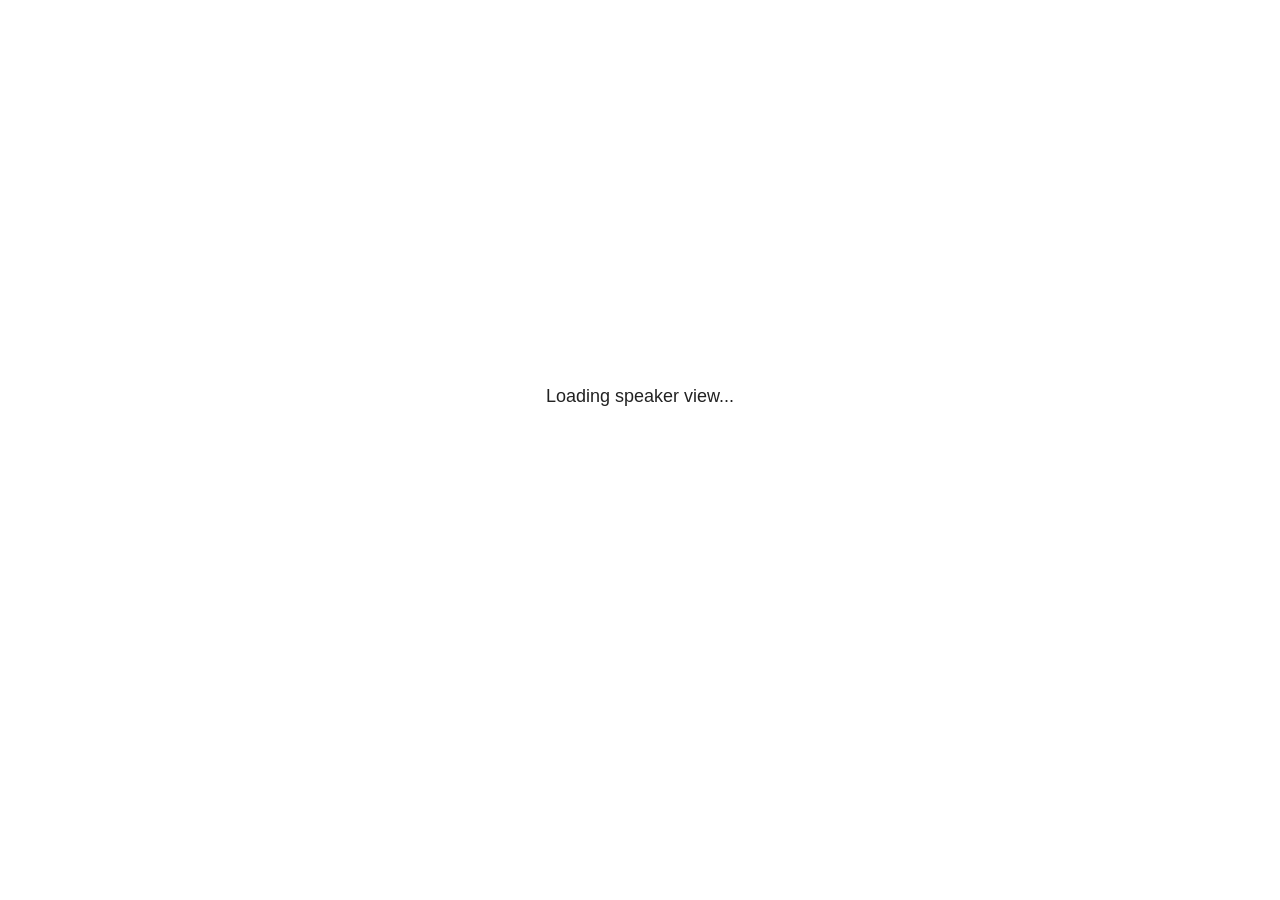
<file: site_libs/revealjs/plugin/notes/speaker-view.html>
<!--
	NOTE: You need to build the notes plugin after making changes to this file.
-->
<html lang="en">
	<head>
		<meta charset="utf-8">

		<title>reveal.js - Speaker View</title>

		<style>
			body {
				font-family: Helvetica;
				font-size: 18px;
			}

			#current-slide,
			#upcoming-slide,
			#speaker-controls {
				padding: 6px;
				box-sizing: border-box;
				-moz-box-sizing: border-box;
			}

			#current-slide iframe,
			#upcoming-slide iframe {
				width: 100%;
				height: 100%;
				border: 1px solid #ddd;
			}

			#current-slide .label,
			#upcoming-slide .label {
				position: absolute;
				top: 10px;
				left: 10px;
				z-index: 2;
			}

			#connection-status {
				position: absolute;
				top: 0;
				left: 0;
				width: 100%;
				height: 100%;
				z-index: 20;
				padding: 30% 20% 20% 20%;
				font-size: 18px;
				color: #222;
				background: #fff;
				text-align: center;
				box-sizing: border-box;
				line-height: 1.4;
			}

			.overlay-element {
				height: 34px;
				line-height: 34px;
				padding: 0 10px;
				text-shadow: none;
				background: rgba( 220, 220, 220, 0.8 );
				color: #222;
				font-size: 14px;
			}

			.overlay-element.interactive:hover {
				background: rgba( 220, 220, 220, 1 );
			}

			#current-slide {
				position: absolute;
				width: 60%;
				height: 100%;
				top: 0;
				left: 0;
				padding-right: 0;
			}

			#upcoming-slide {
				position: absolute;
				width: 40%;
				height: 40%;
				right: 0;
				top: 0;
			}

			/* Speaker controls */
			#speaker-controls {
				position: absolute;
				top: 40%;
				right: 0;
				width: 40%;
				height: 60%;
				overflow: auto;
				font-size: 18px;
			}

				.speaker-controls-time.hidden,
				.speaker-controls-notes.hidden {
					display: none;
				}

				.speaker-controls-time .label,
				.speaker-controls-pace .label,
				.speaker-controls-notes .label {
					text-transform: uppercase;
					font-weight: normal;
					font-size: 0.66em;
					color: #666;
					margin: 0;
				}

				.speaker-controls-time, .speaker-controls-pace {
					border-bottom: 1px solid rgba( 200, 200, 200, 0.5 );
					margin-bottom: 10px;
					padding: 10px 16px;
					padding-bottom: 20px;
					cursor: pointer;
				}

				.speaker-controls-time .reset-button {
					opacity: 0;
					float: right;
					color: #666;
					text-decoration: none;
				}
				.speaker-controls-time:hover .reset-button {
					opacity: 1;
				}

				.speaker-controls-time .timer,
				.speaker-controls-time .clock {
					width: 50%;
				}

				.speaker-controls-time .timer,
				.speaker-controls-time .clock,
				.speaker-controls-time .pacing .hours-value,
				.speaker-controls-time .pacing .minutes-value,
				.speaker-controls-time .pacing .seconds-value {
					font-size: 1.9em;
				}

				.speaker-controls-time .timer {
					float: left;
				}

				.speaker-controls-time .clock {
					float: right;
					text-align: right;
				}

				.speaker-controls-time span.mute {
					opacity: 0.3;
				}

				.speaker-controls-time .pacing-title {
					margin-top: 5px;
				}

				.speaker-controls-time .pacing.ahead {
					color: blue;
				}

				.speaker-controls-time .pacing.on-track {
					color: green;
				}

				.speaker-controls-time .pacing.behind {
					color: red;
				}

				.speaker-controls-notes {
					padding: 10px 16px;
				}

				.speaker-controls-notes .value {
					margin-top: 5px;
					line-height: 1.4;
					font-size: 1.2em;
				}

			/* Layout selector */
			#speaker-layout {
				position: absolute;
				top: 10px;
				right: 10px;
				color: #222;
				z-index: 10;
			}
				#speaker-layout select {
					position: absolute;
					width: 100%;
					height: 100%;
					top: 0;
					left: 0;
					border: 0;
					box-shadow: 0;
					cursor: pointer;
					opacity: 0;

					font-size: 1em;
					background-color: transparent;

					-moz-appearance: none;
					-webkit-appearance: none;
					-webkit-tap-highlight-color: rgba(0, 0, 0, 0);
				}

				#speaker-layout select:focus {
					outline: none;
					box-shadow: none;
				}

			.clear {
				clear: both;
			}

			/* Speaker layout: Wide */
			body[data-speaker-layout="wide"] #current-slide,
			body[data-speaker-layout="wide"] #upcoming-slide {
				width: 50%;
				height: 45%;
				padding: 6px;
			}

			body[data-speaker-layout="wide"] #current-slide {
				top: 0;
				left: 0;
			}

			body[data-speaker-layout="wide"] #upcoming-slide {
				top: 0;
				left: 50%;
			}

			body[data-speaker-layout="wide"] #speaker-controls {
				top: 45%;
				left: 0;
				width: 100%;
				height: 50%;
				font-size: 1.25em;
			}

			/* Speaker layout: Tall */
			body[data-speaker-layout="tall"] #current-slide,
			body[data-speaker-layout="tall"] #upcoming-slide {
				width: 45%;
				height: 50%;
				padding: 6px;
			}

			body[data-speaker-layout="tall"] #current-slide {
				top: 0;
				left: 0;
			}

			body[data-speaker-layout="tall"] #upcoming-slide {
				top: 50%;
				left: 0;
			}

			body[data-speaker-layout="tall"] #speaker-controls {
				padding-top: 40px;
				top: 0;
				left: 45%;
				width: 55%;
				height: 100%;
				font-size: 1.25em;
			}

			/* Speaker layout: Notes only */
			body[data-speaker-layout="notes-only"] #current-slide,
			body[data-speaker-layout="notes-only"] #upcoming-slide {
				display: none;
			}

			body[data-speaker-layout="notes-only"] #speaker-controls {
				padding-top: 40px;
				top: 0;
				left: 0;
				width: 100%;
				height: 100%;
				font-size: 1.25em;
			}

			@media screen and (max-width: 1080px) {
				body[data-speaker-layout="default"] #speaker-controls {
					font-size: 16px;
				}
			}

			@media screen and (max-width: 900px) {
				body[data-speaker-layout="default"] #speaker-controls {
					font-size: 14px;
				}
			}

			@media screen and (max-width: 800px) {
				body[data-speaker-layout="default"] #speaker-controls {
					font-size: 12px;
				}
			}

		</style>
	</head>

	<body>

		<div id="connection-status">Loading speaker view...</div>

		<div id="current-slide"></div>
		<div id="upcoming-slide"><span class="overlay-element label">Upcoming</span></div>
		<div id="speaker-controls">
			<div class="speaker-controls-time">
				<h4 class="label">Time <span class="reset-button">Click to Reset</span></h4>
				<div class="clock">
					<span class="clock-value">0:00 AM</span>
				</div>
				<div class="timer">
					<span class="hours-value">00</span><span class="minutes-value">:00</span><span class="seconds-value">:00</span>
				</div>
				<div class="clear"></div>

				<h4 class="label pacing-title" style="display: none">Pacing – Time to finish current slide</h4>
				<div class="pacing" style="display: none">
					<span class="hours-value">00</span><span class="minutes-value">:00</span><span class="seconds-value">:00</span>
				</div>
			</div>

			<div class="speaker-controls-notes hidden">
				<h4 class="label">Notes</h4>
				<div class="value"></div>
			</div>
		</div>
		<div id="speaker-layout" class="overlay-element interactive">
			<span class="speaker-layout-label"></span>
			<select class="speaker-layout-dropdown"></select>
		</div>

		<script>

			(function() {

				var notes,
					notesValue,
					currentState,
					currentSlide,
					upcomingSlide,
					layoutLabel,
					layoutDropdown,
					pendingCalls = {},
					lastRevealApiCallId = 0,
					connected = false,
					whitelistedWindows = [window.opener];

				var SPEAKER_LAYOUTS = {
					'default': 'Default',
					'wide': 'Wide',
					'tall': 'Tall',
					'notes-only': 'Notes only'
				};

				setupLayout();

				var connectionStatus = document.querySelector( '#connection-status' );
				var connectionTimeout = setTimeout( function() {
					connectionStatus.innerHTML = 'Error connecting to main window.<br>Please try closing and reopening the speaker view.';
				}, 5000 );
;
				window.addEventListener( 'message', function( event ) {

					// Validate the origin of this message to prevent XSS
					if( window.location.origin !== event.origin && whitelistedWindows.indexOf( event.source ) === -1 ) {
						return;
					}

					clearTimeout( connectionTimeout );
					connectionStatus.style.display = 'none';

					var data = JSON.parse( event.data );

					// The overview mode is only useful to the reveal.js instance
					// where navigation occurs so we don't sync it
					if( data.state ) delete data.state.overview;

					// Messages sent by the notes plugin inside of the main window
					if( data && data.namespace === 'reveal-notes' ) {
						if( data.type === 'connect' ) {
							handleConnectMessage( data );
						}
						else if( data.type === 'state' ) {
							handleStateMessage( data );
						}
						else if( data.type === 'return' ) {
							pendingCalls[data.callId](data.result);
							delete pendingCalls[data.callId];
						}
					}
					// Messages sent by the reveal.js inside of the current slide preview
					else if( data && data.namespace === 'reveal' ) {
						if( /ready/.test( data.eventName ) ) {
							// Send a message back to notify that the handshake is complete
							window.opener.postMessage( JSON.stringify({ namespace: 'reveal-notes', type: 'connected'} ), '*' );
						}
						else if( /slidechanged|fragmentshown|fragmenthidden|paused|resumed/.test( data.eventName ) && currentState !== JSON.stringify( data.state ) ) {

							dispatchStateToMainWindow( data.state );

						}
					}

				} );

				/**
				 * Updates the presentation in the main window to match the state
				 * of the presentation in the notes window.
				 */
				const dispatchStateToMainWindow = debounce(( state ) => {
					window.opener.postMessage( JSON.stringify({ method: 'setState', args: [ state ]} ), '*' );
				}, 500);

				/**
				 * Asynchronously calls the Reveal.js API of the main frame.
				 */
				function callRevealApi( methodName, methodArguments, callback ) {

					var callId = ++lastRevealApiCallId;
					pendingCalls[callId] = callback;
					window.opener.postMessage( JSON.stringify( {
						namespace: 'reveal-notes',
						type: 'call',
						callId: callId,
						methodName: methodName,
						arguments: methodArguments
					} ), '*' );

				}

				/**
				 * Called when the main window is trying to establish a
				 * connection.
				 */
				function handleConnectMessage( data ) {

					if( connected === false ) {
						connected = true;

						setupIframes( data );
						setupKeyboard();
						setupNotes();
						setupTimer();
						setupHeartbeat();
					}

				}

				/**
				 * Called when the main window sends an updated state.
				 */
				function handleStateMessage( data ) {

					// Store the most recently set state to avoid circular loops
					// applying the same state
					currentState = JSON.stringify( data.state );

					// No need for updating the notes in case of fragment changes
					if ( data.notes ) {
						notes.classList.remove( 'hidden' );
						notesValue.style.whiteSpace = data.whitespace;
						if( data.markdown ) {
							notesValue.innerHTML = marked( data.notes );
						}
						else {
							notesValue.innerHTML = data.notes;
						}
					}
					else {
						notes.classList.add( 'hidden' );
					}

					// Update the note slides
					currentSlide.contentWindow.postMessage( JSON.stringify({ method: 'setState', args: [ data.state ] }), '*' );
					upcomingSlide.contentWindow.postMessage( JSON.stringify({ method: 'setState', args: [ data.state ] }), '*' );
					upcomingSlide.contentWindow.postMessage( JSON.stringify({ method: 'next' }), '*' );

				}

				// Limit to max one state update per X ms
				handleStateMessage = debounce( handleStateMessage, 200 );

				/**
				 * Forward keyboard events to the current slide window.
				 * This enables keyboard events to work even if focus
				 * isn't set on the current slide iframe.
				 *
				 * Block F5 default handling, it reloads and disconnects
				 * the speaker notes window.
				 */
				function setupKeyboard() {

					document.addEventListener( 'keydown', function( event ) {
						if( event.keyCode === 116 || ( event.metaKey && event.keyCode === 82 ) ) {
							event.preventDefault();
							return false;
						}
						currentSlide.contentWindow.postMessage( JSON.stringify({ method: 'triggerKey', args: [ event.keyCode ] }), '*' );
					} );

				}

				/**
				 * Creates the preview iframes.
				 */
				function setupIframes( data ) {

					var params = [
						'receiver',
						'progress=false',
						'history=false',
						'transition=none',
						'autoSlide=0',
						'backgroundTransition=none'
					].join( '&' );

					var urlSeparator = /\?/.test(data.url) ? '&' : '?';
					var hash = '#/' + data.state.indexh + '/' + data.state.indexv;
					var currentURL = data.url + urlSeparator + params + '&postMessageEvents=true' + hash;
					var upcomingURL = data.url + urlSeparator + params + '&controls=false' + hash;

					currentSlide = document.createElement( 'iframe' );
					currentSlide.setAttribute( 'width', 1280 );
					currentSlide.setAttribute( 'height', 1024 );
					currentSlide.setAttribute( 'src', currentURL );
					document.querySelector( '#current-slide' ).appendChild( currentSlide );

					upcomingSlide = document.createElement( 'iframe' );
					upcomingSlide.setAttribute( 'width', 640 );
					upcomingSlide.setAttribute( 'height', 512 );
					upcomingSlide.setAttribute( 'src', upcomingURL );
					document.querySelector( '#upcoming-slide' ).appendChild( upcomingSlide );

					whitelistedWindows.push( currentSlide.contentWindow, upcomingSlide.contentWindow );

				}

				/**
				 * Setup the notes UI.
				 */
				function setupNotes() {

					notes = document.querySelector( '.speaker-controls-notes' );
					notesValue = document.querySelector( '.speaker-controls-notes .value' );

				}

				/**
				 * We send out a heartbeat at all times to ensure we can
				 * reconnect with the main presentation window after reloads.
				 */
				function setupHeartbeat() {

					setInterval( () => {
						window.opener.postMessage( JSON.stringify({ namespace: 'reveal-notes', type: 'heartbeat'} ), '*' );
					}, 1000 );

				}

				function getTimings( callback ) {

					callRevealApi( 'getSlidesAttributes', [], function ( slideAttributes ) {
						callRevealApi( 'getConfig', [], function ( config ) {
							var totalTime = config.totalTime;
							var minTimePerSlide = config.minimumTimePerSlide || 0;
							var defaultTiming = config.defaultTiming;
							if ((defaultTiming == null) && (totalTime == null)) {
								callback(null);
								return;
							}
							// Setting totalTime overrides defaultTiming
							if (totalTime) {
								defaultTiming = 0;
							}
							var timings = [];
							for ( var i in slideAttributes ) {
								var slide = slideAttributes[ i ];
								var timing = defaultTiming;
								if( slide.hasOwnProperty( 'data-timing' )) {
									var t = slide[ 'data-timing' ];
									timing = parseInt(t);
									if( isNaN(timing) ) {
										console.warn("Could not parse timing '" + t + "' of slide " + i + "; using default of " + defaultTiming);
										timing = defaultTiming;
									}
								}
								timings.push(timing);
							}
							if ( totalTime ) {
								// After we've allocated time to individual slides, we summarize it and
								// subtract it from the total time
								var remainingTime = totalTime - timings.reduce( function(a, b) { return a + b; }, 0 );
								// The remaining time is divided by the number of slides that have 0 seconds
								// allocated at the moment, giving the average time-per-slide on the remaining slides
								var remainingSlides = (timings.filter( function(x) { return x == 0 }) ).length
								var timePerSlide = Math.round( remainingTime / remainingSlides, 0 )
								// And now we replace every zero-value timing with that average
								timings = timings.map( function(x) { return (x==0 ? timePerSlide : x) } );
							}
							var slidesUnderMinimum = timings.filter( function(x) { return (x < minTimePerSlide) } ).length
							if ( slidesUnderMinimum ) {
								message = "The pacing time for " + slidesUnderMinimum + " slide(s) is under the configured minimum of " + minTimePerSlide + " seconds. Check the data-timing attribute on individual slides, or consider increasing the totalTime or minimumTimePerSlide configuration options (or removing some slides).";
								alert(message);
							}
							callback( timings );
						} );
					} );

				}

				/**
				 * Return the number of seconds allocated for presenting
				 * all slides up to and including this one.
				 */
				function getTimeAllocated( timings, callback ) {

					callRevealApi( 'getSlidePastCount', [], function ( currentSlide ) {
						var allocated = 0;
						for (var i in timings.slice(0, currentSlide + 1)) {
							allocated += timings[i];
						}
						callback( allocated );
					} );

				}

				/**
				 * Create the timer and clock and start updating them
				 * at an interval.
				 */
				function setupTimer() {

					var start = new Date(),
					timeEl = document.querySelector( '.speaker-controls-time' ),
					clockEl = timeEl.querySelector( '.clock-value' ),
					hoursEl = timeEl.querySelector( '.hours-value' ),
					minutesEl = timeEl.querySelector( '.minutes-value' ),
					secondsEl = timeEl.querySelector( '.seconds-value' ),
					pacingTitleEl = timeEl.querySelector( '.pacing-title' ),
					pacingEl = timeEl.querySelector( '.pacing' ),
					pacingHoursEl = pacingEl.querySelector( '.hours-value' ),
					pacingMinutesEl = pacingEl.querySelector( '.minutes-value' ),
					pacingSecondsEl = pacingEl.querySelector( '.seconds-value' );

					var timings = null;
					getTimings( function ( _timings ) {

						timings = _timings;
						if (_timings !== null) {
							pacingTitleEl.style.removeProperty('display');
							pacingEl.style.removeProperty('display');
						}

						// Update once directly
						_updateTimer();

						// Then update every second
						setInterval( _updateTimer, 1000 );

					} );


					function _resetTimer() {

						if (timings == null) {
							start = new Date();
							_updateTimer();
						}
						else {
							// Reset timer to beginning of current slide
							getTimeAllocated( timings, function ( slideEndTimingSeconds ) {
								var slideEndTiming = slideEndTimingSeconds * 1000;
								callRevealApi( 'getSlidePastCount', [], function ( currentSlide ) {
									var currentSlideTiming = timings[currentSlide] * 1000;
									var previousSlidesTiming = slideEndTiming - currentSlideTiming;
									var now = new Date();
									start = new Date(now.getTime() - previousSlidesTiming);
									_updateTimer();
								} );
							} );
						}

					}

					timeEl.addEventListener( 'click', function() {
						_resetTimer();
						return false;
					} );

					function _displayTime( hrEl, minEl, secEl, time) {

						var sign = Math.sign(time) == -1 ? "-" : "";
						time = Math.abs(Math.round(time / 1000));
						var seconds = time % 60;
						var minutes = Math.floor( time / 60 ) % 60 ;
						var hours = Math.floor( time / ( 60 * 60 )) ;
						hrEl.innerHTML = sign + zeroPadInteger( hours );
						if (hours == 0) {
							hrEl.classList.add( 'mute' );
						}
						else {
							hrEl.classList.remove( 'mute' );
						}
						minEl.innerHTML = ':' + zeroPadInteger( minutes );
						if (hours == 0 && minutes == 0) {
							minEl.classList.add( 'mute' );
						}
						else {
							minEl.classList.remove( 'mute' );
						}
						secEl.innerHTML = ':' + zeroPadInteger( seconds );
					}

					function _updateTimer() {

						var diff, hours, minutes, seconds,
						now = new Date();

						diff = now.getTime() - start.getTime();

						clockEl.innerHTML = now.toLocaleTimeString( 'en-US', { hour12: true, hour: '2-digit', minute:'2-digit' } );
						_displayTime( hoursEl, minutesEl, secondsEl, diff );
						if (timings !== null) {
							_updatePacing(diff);
						}

					}

					function _updatePacing(diff) {

						getTimeAllocated( timings, function ( slideEndTimingSeconds ) {
							var slideEndTiming = slideEndTimingSeconds * 1000;

							callRevealApi( 'getSlidePastCount', [], function ( currentSlide ) {
								var currentSlideTiming = timings[currentSlide] * 1000;
								var timeLeftCurrentSlide = slideEndTiming - diff;
								if (timeLeftCurrentSlide < 0) {
									pacingEl.className = 'pacing behind';
								}
								else if (timeLeftCurrentSlide < currentSlideTiming) {
									pacingEl.className = 'pacing on-track';
								}
								else {
									pacingEl.className = 'pacing ahead';
								}
								_displayTime( pacingHoursEl, pacingMinutesEl, pacingSecondsEl, timeLeftCurrentSlide );
							} );
						} );
					}

				}

				/**
				 * Sets up the speaker view layout and layout selector.
				 */
				function setupLayout() {

					layoutDropdown = document.querySelector( '.speaker-layout-dropdown' );
					layoutLabel = document.querySelector( '.speaker-layout-label' );

					// Render the list of available layouts
					for( var id in SPEAKER_LAYOUTS ) {
						var option = document.createElement( 'option' );
						option.setAttribute( 'value', id );
						option.textContent = SPEAKER_LAYOUTS[ id ];
						layoutDropdown.appendChild( option );
					}

					// Monitor the dropdown for changes
					layoutDropdown.addEventListener( 'change', function( event ) {

						setLayout( layoutDropdown.value );

					}, false );

					// Restore any currently persisted layout
					setLayout( getLayout() );

				}

				/**
				 * Sets a new speaker view layout. The layout is persisted
				 * in local storage.
				 */
				function setLayout( value ) {

					var title = SPEAKER_LAYOUTS[ value ];

					layoutLabel.innerHTML = 'Layout' + ( title ? ( ': ' + title ) : '' );
					layoutDropdown.value = value;

					document.body.setAttribute( 'data-speaker-layout', value );

					// Persist locally
					if( supportsLocalStorage() ) {
						window.localStorage.setItem( 'reveal-speaker-layout', value );
					}

				}

				/**
				 * Returns the ID of the most recently set speaker layout
				 * or our default layout if none has been set.
				 */
				function getLayout() {

					if( supportsLocalStorage() ) {
						var layout = window.localStorage.getItem( 'reveal-speaker-layout' );
						if( layout ) {
							return layout;
						}
					}

					// Default to the first record in the layouts hash
					for( var id in SPEAKER_LAYOUTS ) {
						return id;
					}

				}

				function supportsLocalStorage() {

					try {
						localStorage.setItem('test', 'test');
						localStorage.removeItem('test');
						return true;
					}
					catch( e ) {
						return false;
					}

				}

				function zeroPadInteger( num ) {

					var str = '00' + parseInt( num );
					return str.substring( str.length - 2 );

				}

				/**
				 * Limits the frequency at which a function can be called.
				 */
				function debounce( fn, ms ) {

					var lastTime = 0,
						timeout;

					return function() {

						var args = arguments;
						var context = this;

						clearTimeout( timeout );

						var timeSinceLastCall = Date.now() - lastTime;
						if( timeSinceLastCall > ms ) {
							fn.apply( context, args );
							lastTime = Date.now();
						}
						else {
							timeout = setTimeout( function() {
								fn.apply( context, args );
								lastTime = Date.now();
							}, ms - timeSinceLastCall );
						}

					}

				}

			})();

		</script>
	</body>
</html>
</file>
<file: site_libs/quarto-html/tippy.css>
.tippy-box[data-animation=fade][data-state=hidden]{opacity:0}[data-tippy-root]{max-width:calc(100vw - 10px)}.tippy-box{position:relative;background-color:#333;color:#fff;border-radius:4px;font-size:14px;line-height:1.4;white-space:normal;outline:0;transition-property:transform,visibility,opacity}.tippy-box[data-placement^=top]>.tippy-arrow{bottom:0}.tippy-box[data-placement^=top]>.tippy-arrow:before{bottom:-7px;left:0;border-width:8px 8px 0;border-top-color:initial;transform-origin:center top}.tippy-box[data-placement^=bottom]>.tippy-arrow{top:0}.tippy-box[data-placement^=bottom]>.tippy-arrow:before{top:-7px;left:0;border-width:0 8px 8px;border-bottom-color:initial;transform-origin:center bottom}.tippy-box[data-placement^=left]>.tippy-arrow{right:0}.tippy-box[data-placement^=left]>.tippy-arrow:before{border-width:8px 0 8px 8px;border-left-color:initial;right:-7px;transform-origin:center left}.tippy-box[data-placement^=right]>.tippy-arrow{left:0}.tippy-box[data-placement^=right]>.tippy-arrow:before{left:-7px;border-width:8px 8px 8px 0;border-right-color:initial;transform-origin:center right}.tippy-box[data-inertia][data-state=visible]{transition-timing-function:cubic-bezier(.54,1.5,.38,1.11)}.tippy-arrow{width:16px;height:16px;color:#333}.tippy-arrow:before{content:"";position:absolute;border-color:transparent;border-style:solid}.tippy-content{position:relative;padding:5px 9px;z-index:1}
</file>
<file: site_libs/quarto-html/quarto-syntax-highlighting.css>
/* quarto syntax highlight colors */
:root {
  --quarto-hl-ot-color: #003B4F;
  --quarto-hl-at-color: #657422;
  --quarto-hl-ss-color: #20794D;
  --quarto-hl-an-color: #5E5E5E;
  --quarto-hl-fu-color: #4758AB;
  --quarto-hl-st-color: #20794D;
  --quarto-hl-cf-color: #003B4F;
  --quarto-hl-op-color: #5E5E5E;
  --quarto-hl-er-color: #AD0000;
  --quarto-hl-bn-color: #AD0000;
  --quarto-hl-al-color: #AD0000;
  --quarto-hl-va-color: #111111;
  --quarto-hl-bu-color: inherit;
  --quarto-hl-ex-color: inherit;
  --quarto-hl-pp-color: #AD0000;
  --quarto-hl-in-color: #5E5E5E;
  --quarto-hl-vs-color: #20794D;
  --quarto-hl-wa-color: #5E5E5E;
  --quarto-hl-do-color: #5E5E5E;
  --quarto-hl-im-color: #00769E;
  --quarto-hl-ch-color: #20794D;
  --quarto-hl-dt-color: #AD0000;
  --quarto-hl-fl-color: #AD0000;
  --quarto-hl-co-color: #5E5E5E;
  --quarto-hl-cv-color: #5E5E5E;
  --quarto-hl-cn-color: #8f5902;
  --quarto-hl-sc-color: #5E5E5E;
  --quarto-hl-dv-color: #AD0000;
  --quarto-hl-kw-color: #003B4F;
}

/* other quarto variables */
:root {
  --quarto-font-monospace: SFMono-Regular, Menlo, Monaco, Consolas, "Liberation Mono", "Courier New", monospace;
}

pre > code.sourceCode > span {
  color: #003B4F;
}

code span {
  color: #003B4F;
}

code.sourceCode > span {
  color: #003B4F;
}

div.sourceCode,
div.sourceCode pre.sourceCode {
  color: #003B4F;
}

code span.ot {
  color: #003B4F;
  font-style: inherit;
}

code span.at {
  color: #657422;
  font-style: inherit;
}

code span.ss {
  color: #20794D;
  font-style: inherit;
}

code span.an {
  color: #5E5E5E;
  font-style: inherit;
}

code span.fu {
  color: #4758AB;
  font-style: inherit;
}

code span.st {
  color: #20794D;
  font-style: inherit;
}

code span.cf {
  color: #003B4F;
  font-style: inherit;
}

code span.op {
  color: #5E5E5E;
  font-style: inherit;
}

code span.er {
  color: #AD0000;
  font-style: inherit;
}

code span.bn {
  color: #AD0000;
  font-style: inherit;
}

code span.al {
  color: #AD0000;
  font-style: inherit;
}

code span.va {
  color: #111111;
  font-style: inherit;
}

code span.bu {
  font-style: inherit;
}

code span.ex {
  font-style: inherit;
}

code span.pp {
  color: #AD0000;
  font-style: inherit;
}

code span.in {
  color: #5E5E5E;
  font-style: inherit;
}

code span.vs {
  color: #20794D;
  font-style: inherit;
}

code span.wa {
  color: #5E5E5E;
  font-style: italic;
}

code span.do {
  color: #5E5E5E;
  font-style: italic;
}

code span.im {
  color: #00769E;
  font-style: inherit;
}

code span.ch {
  color: #20794D;
  font-style: inherit;
}

code span.dt {
  color: #AD0000;
  font-style: inherit;
}

code span.fl {
  color: #AD0000;
  font-style: inherit;
}

code span.co {
  color: #5E5E5E;
  font-style: inherit;
}

code span.cv {
  color: #5E5E5E;
  font-style: italic;
}

code span.cn {
  color: #8f5902;
  font-style: inherit;
}

code span.sc {
  color: #5E5E5E;
  font-style: inherit;
}

code span.dv {
  color: #AD0000;
  font-style: inherit;
}

code span.kw {
  color: #003B4F;
  font-style: inherit;
}

.prevent-inlining {
  content: "</";
}

/*# sourceMappingURL=debc5d5d77c3f9108843748ff7464032.css.map */
</file>
<file: site_libs/quarto-html/quarto-syntax-highlighting-dark.css>
/* quarto syntax highlight colors */
:root {
  --quarto-hl-al-color: #f07178;
  --quarto-hl-an-color: #d4d0ab;
  --quarto-hl-at-color: #00e0e0;
  --quarto-hl-bn-color: #d4d0ab;
  --quarto-hl-bu-color: #abe338;
  --quarto-hl-ch-color: #abe338;
  --quarto-hl-co-color: #f8f8f2;
  --quarto-hl-cv-color: #ffd700;
  --quarto-hl-cn-color: #ffd700;
  --quarto-hl-cf-color: #ffa07a;
  --quarto-hl-dt-color: #ffa07a;
  --quarto-hl-dv-color: #d4d0ab;
  --quarto-hl-do-color: #f8f8f2;
  --quarto-hl-er-color: #f07178;
  --quarto-hl-ex-color: #00e0e0;
  --quarto-hl-fl-color: #d4d0ab;
  --quarto-hl-fu-color: #ffa07a;
  --quarto-hl-im-color: #abe338;
  --quarto-hl-in-color: #d4d0ab;
  --quarto-hl-kw-color: #ffa07a;
  --quarto-hl-op-color: #ffa07a;
  --quarto-hl-ot-color: #00e0e0;
  --quarto-hl-pp-color: #dcc6e0;
  --quarto-hl-re-color: #00e0e0;
  --quarto-hl-sc-color: #abe338;
  --quarto-hl-ss-color: #abe338;
  --quarto-hl-st-color: #abe338;
  --quarto-hl-va-color: #00e0e0;
  --quarto-hl-vs-color: #abe338;
  --quarto-hl-wa-color: #dcc6e0;
}

/* other quarto variables */
:root {
  --quarto-font-monospace: SFMono-Regular, Menlo, Monaco, Consolas, "Liberation Mono", "Courier New", monospace;
}

code span.al {
  background-color: #2a0f15;
  font-weight: bold;
  color: #f07178;
}

code span.an {
  color: #d4d0ab;
}

code span.at {
  color: #00e0e0;
}

code span.bn {
  color: #d4d0ab;
}

code span.bu {
  color: #abe338;
}

code span.ch {
  color: #abe338;
}

code span.co {
  font-style: italic;
  color: #f8f8f2;
}

code span.cv {
  color: #ffd700;
}

code span.cn {
  color: #ffd700;
}

code span.cf {
  font-weight: bold;
  color: #ffa07a;
}

code span.dt {
  color: #ffa07a;
}

code span.dv {
  color: #d4d0ab;
}

code span.do {
  color: #f8f8f2;
}

code span.er {
  color: #f07178;
  text-decoration: underline;
}

code span.ex {
  font-weight: bold;
  color: #00e0e0;
}

code span.fl {
  color: #d4d0ab;
}

code span.fu {
  color: #ffa07a;
}

code span.im {
  color: #abe338;
}

code span.in {
  color: #d4d0ab;
}

code span.kw {
  font-weight: bold;
  color: #ffa07a;
}

pre > code.sourceCode > span {
  color: #f8f8f2;
}

code span {
  color: #f8f8f2;
}

code.sourceCode > span {
  color: #f8f8f2;
}

div.sourceCode,
div.sourceCode pre.sourceCode {
  color: #f8f8f2;
}

code span.op {
  color: #ffa07a;
}

code span.ot {
  color: #00e0e0;
}

code span.pp {
  color: #dcc6e0;
}

code span.re {
  background-color: #f8f8f2;
  color: #00e0e0;
}

code span.sc {
  color: #abe338;
}

code span.ss {
  color: #abe338;
}

code span.st {
  color: #abe338;
}

code span.va {
  color: #00e0e0;
}

code span.vs {
  color: #abe338;
}

code span.wa {
  color: #dcc6e0;
}

.prevent-inlining {
  content: "</";
}

/*# sourceMappingURL=935a306eefa94366c21e1a970dddb765.css.map */
</file>
